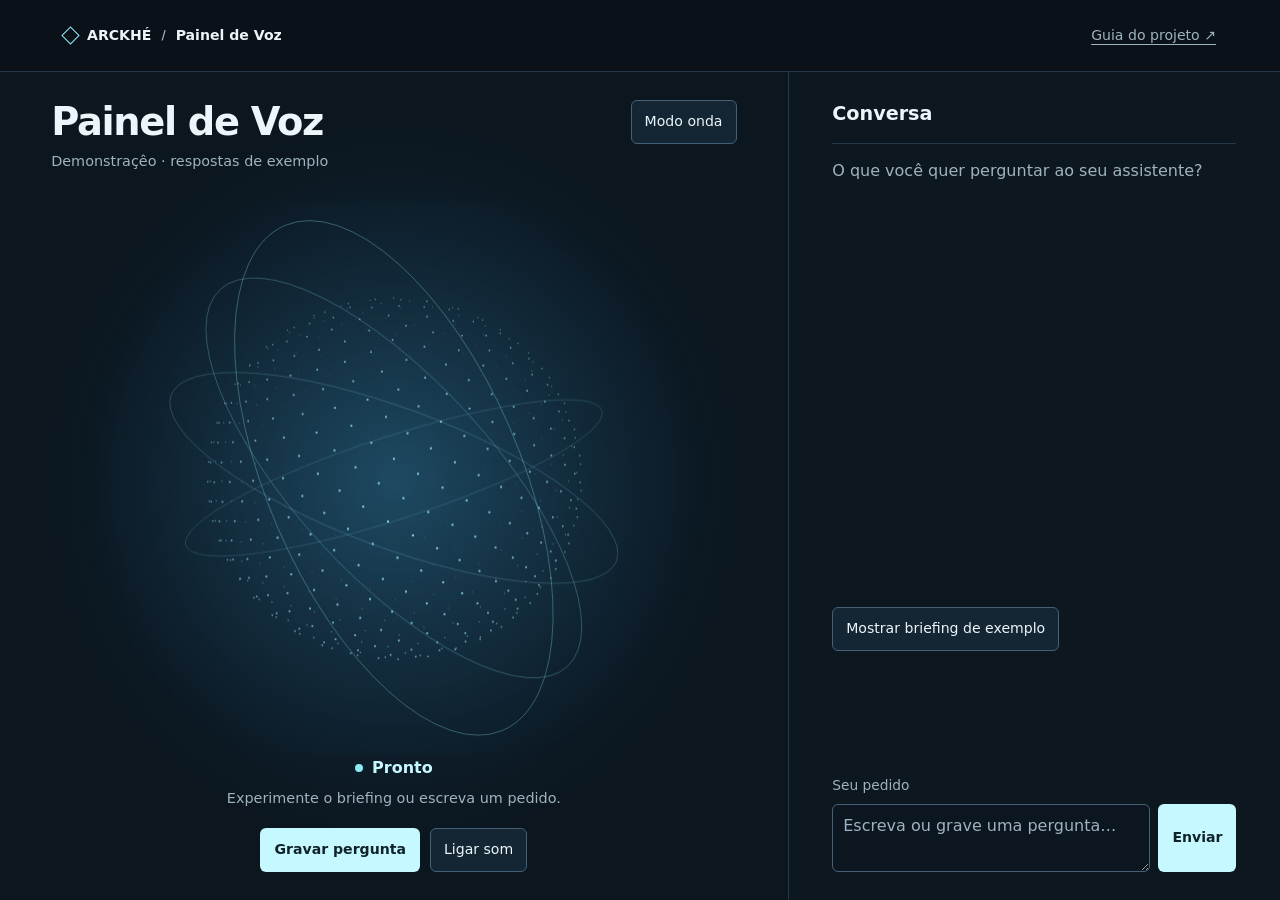
<file: app/index.html>
<!doctype html>
<html lang="pt-BR">
<meta charset="utf-8">
<meta name="viewport" content="width=device-width, initial-scale=1">
<meta name="theme-color" content="#0a1119">
<title>Painel de Voz · ARCKHÉ</title>
<link rel="stylesheet" href="style.css">
<header class="top">
  <a href="../guia/" class="brand"><span aria-hidden="true"></span> ARCKHÉ <small> / </small> Painel de Voz</a>
  <a href="../guia/">Guia do projeto ↗</a>
</header>
<main>
  <section class="stage" aria-labelledby="title">
    <div class="stage-top">
      <div><h1 id="title">Painel de Voz</h1><p id="mode">Demonstraçêo · respostas de exemplo</p></div>
      <button id="visual" type="button" aria-pressed="false">Modo onda</button>
    </div>
    <canvas id="hologram" aria-hidden="true"></canvas>
    <div class="instrument">
      <div class="signal"><span></span><strong id="state" role="status">Pronto</strong></div>
      <p id="hint" aria-live="polite">Experimente o briefing ou escreva um pedido.</p>
      <div class="actions">
        <button id="language" type="button" hidden>Baixar português para o microfone</button>
        <button id="mic" type="button" aria-pressed="false">Gravar pergunta</button>
        <button id="voice" type="button" aria-pressed="false">Ligar som</button>
      </div>
    </div>
  </section>
  <section class="conversation" aria-labelledby="conversation-title">
    <h2 id="conversation-title">Conversa</h2>
    <div id="log" role="log" aria-label="Mensagens da conversa"><p class="empty">O que você quer perguntar ao seu assistente?</p></div>
    <button id="example" type="button">Mostrar briefing de exemplo</button>
    <form>
      <label for="message">Seu pedido</label>
      <div class="composer"><textarea rows="2" id="message" maxlength="4000" placeholder="Escreva ou grave uma pergunta…" required></textarea><button id="send" type="submit">Enviar</button></div>
    </form>
  </section>
</main>
<script type="module" src="panel.js"></script>
</html>
</file>
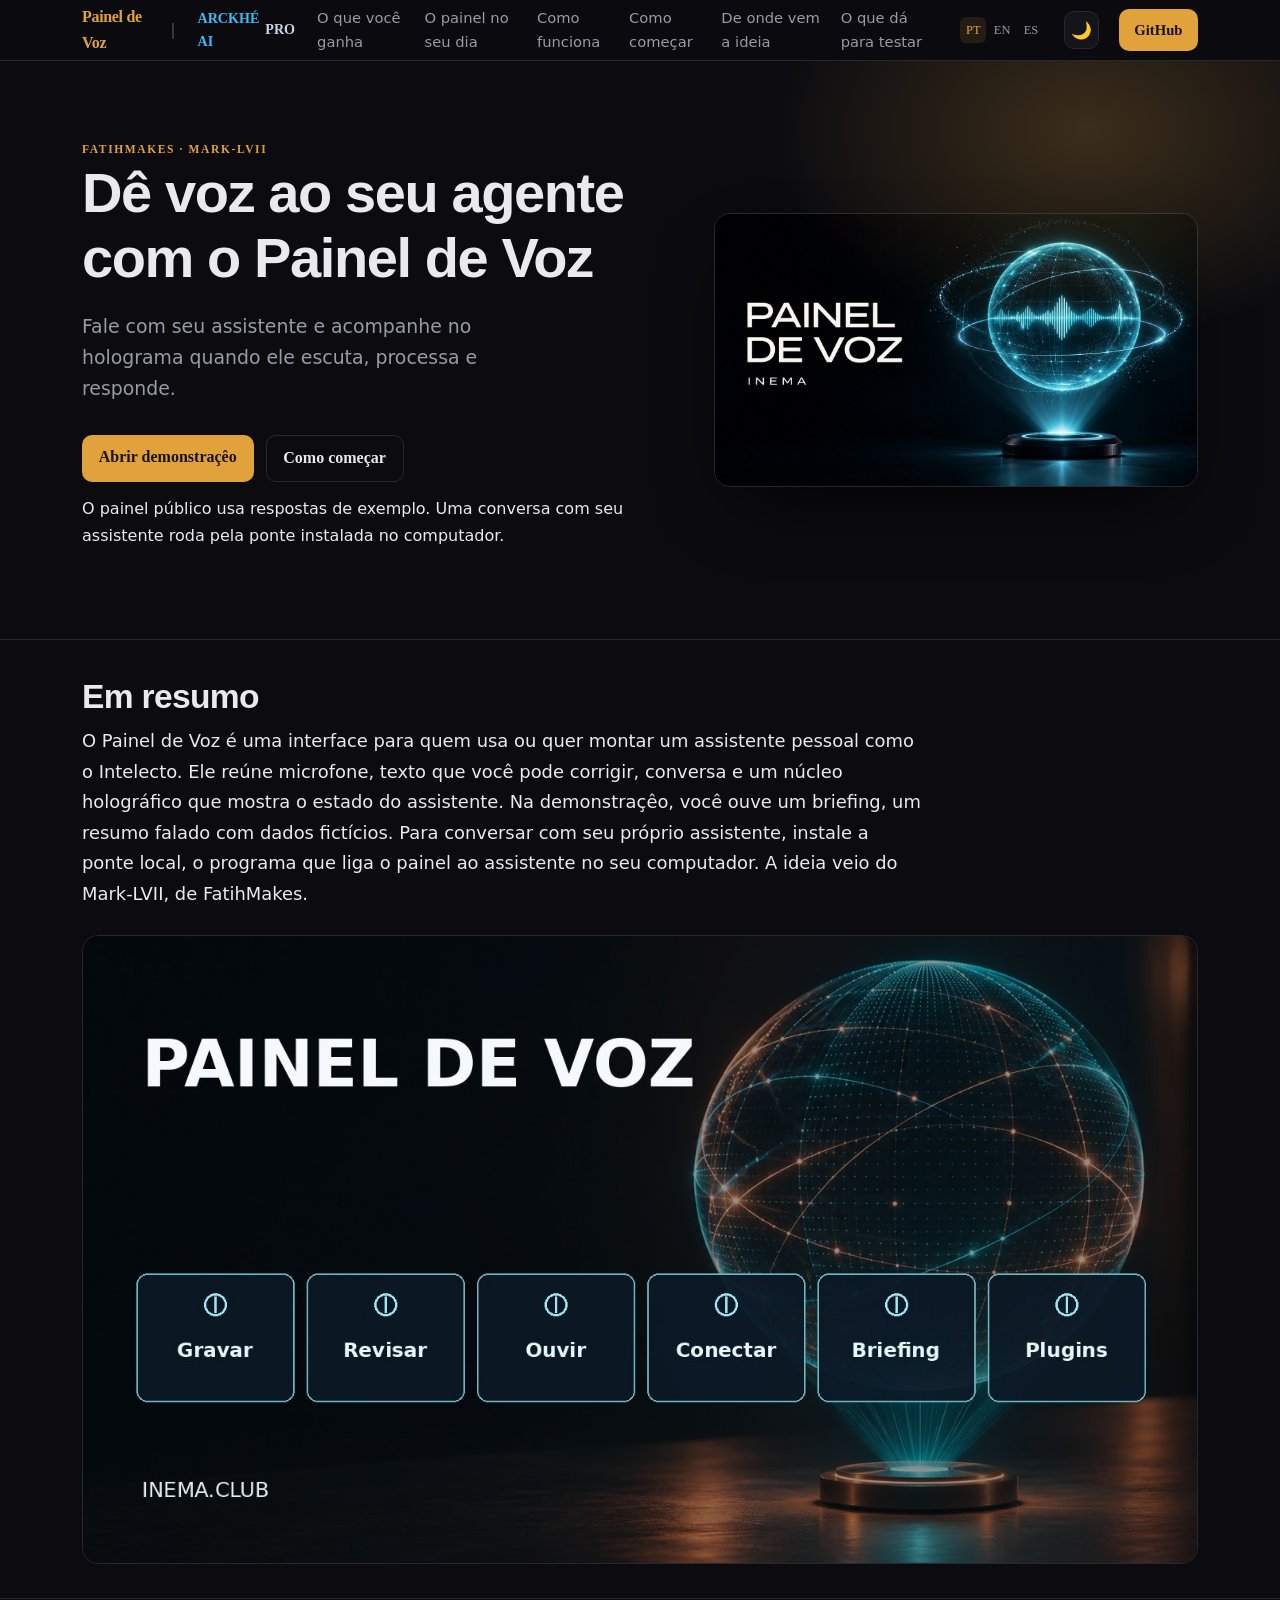
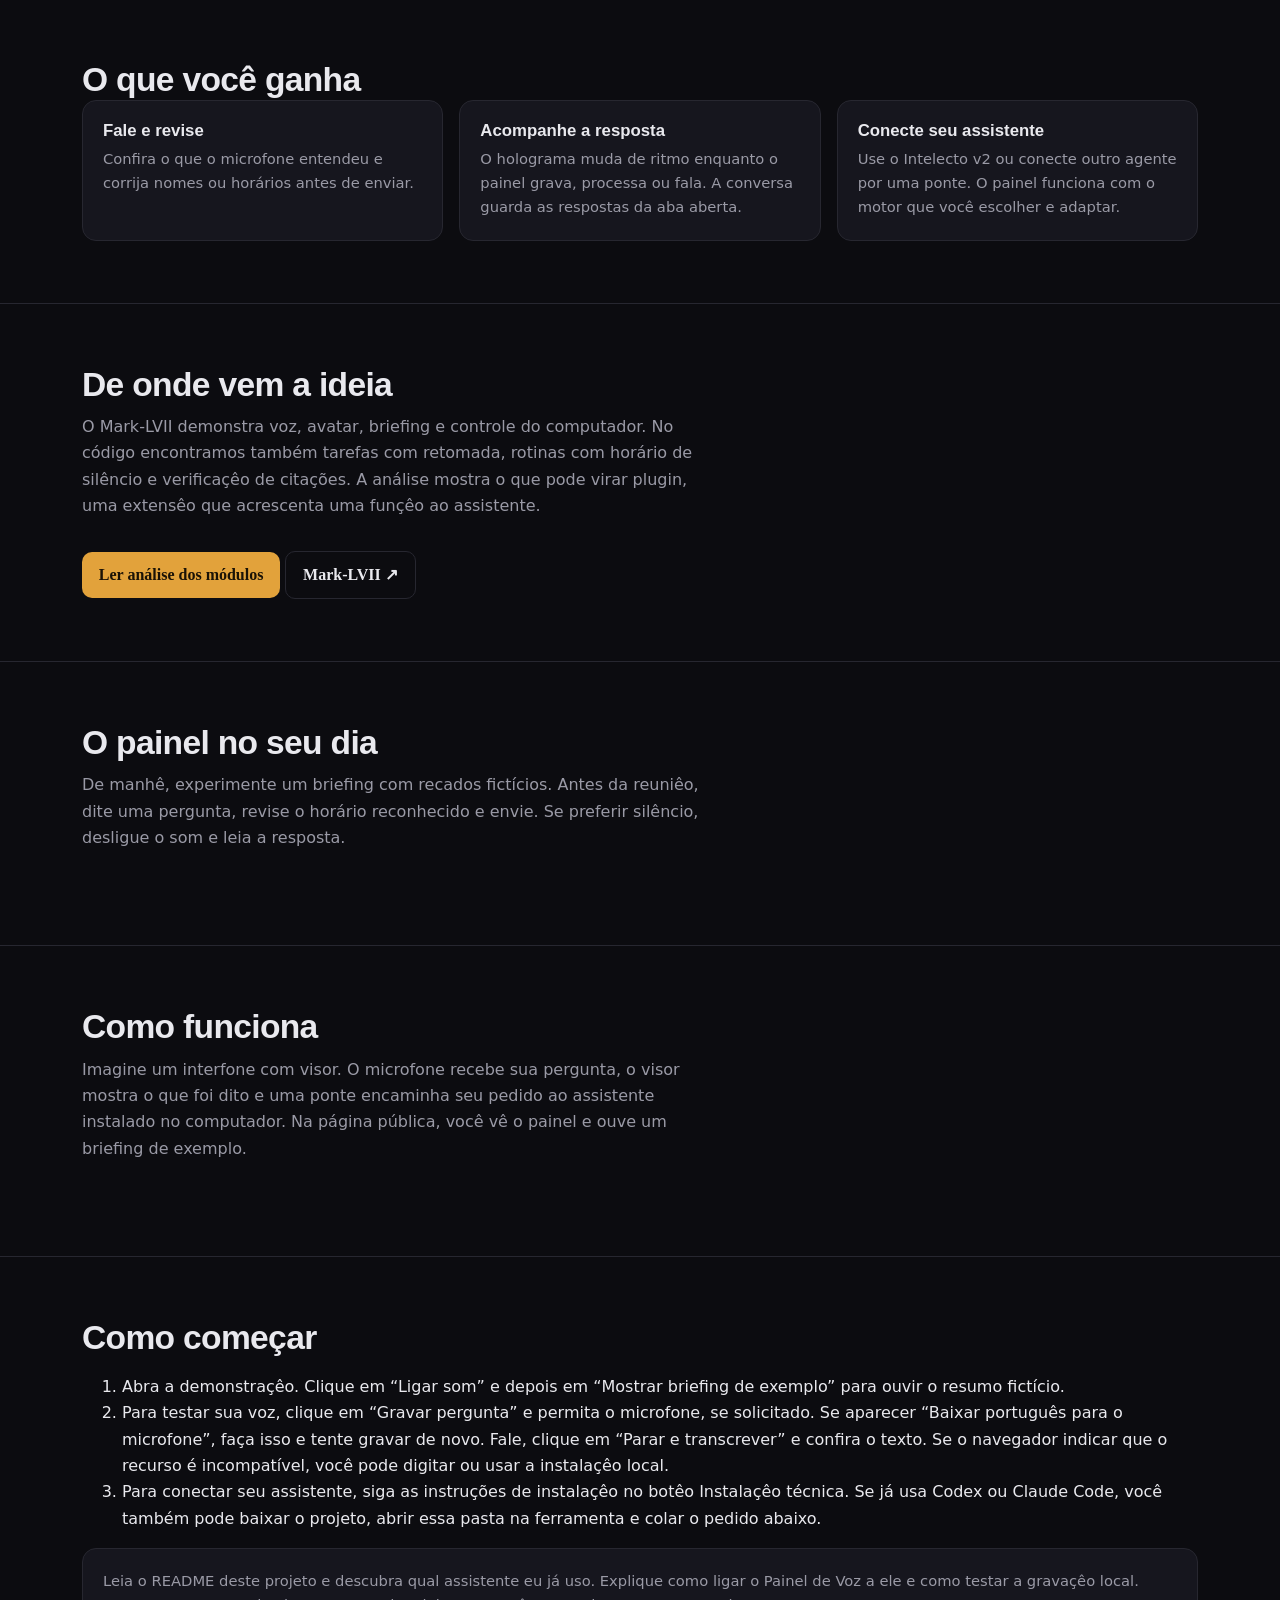
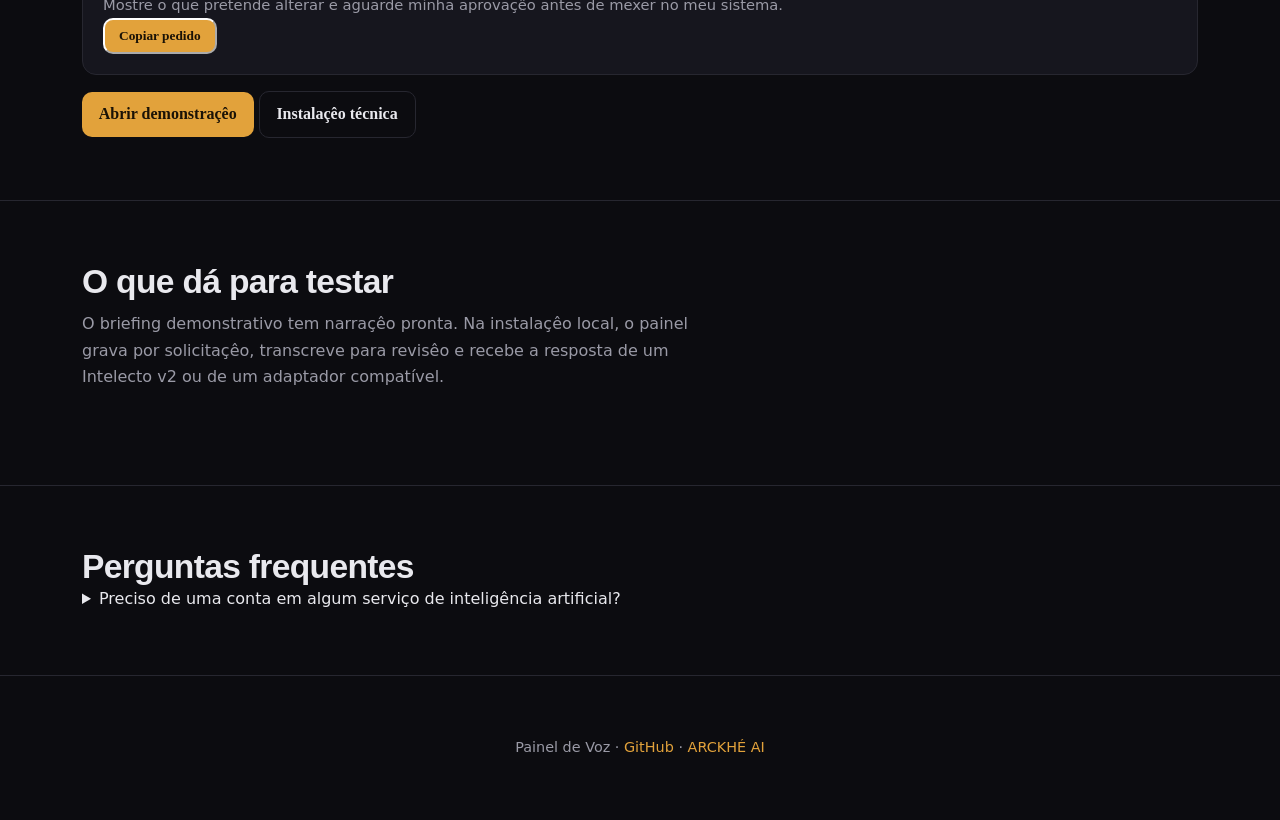
<file: guia/index.html>
<!doctype html>
<html lang="pt-BR">
<head>
<meta charset="utf-8">
<meta name="viewport" content="width=device-width,initial-scale=1">
<title>Dê voz ao seu agente com o Painel de Voz · ARCKHÉ</title>
<meta name="description" content="Fale com seu assistente e acompanhe no holograma quando ele escuta, processa e responde.">
<link rel="canonical" href="https://linnoff88-dev.github.io/arckhe-/guia/">
<link rel="alternate" hreflang="pt-BR" href="https://linnoff88-dev.github.io/arckhe-/guia/">
<link rel="alternate" hreflang="en" href="https://linnoff88-dev.github.io/arckhe-/guia/en/">
<link rel="alternate" hreflang="es" href="https://linnoff88-dev.github.io/arckhe-/guia/es/">
<meta property="og:title" content="Dê voz ao seu agente com o Painel de Voz">
<meta property="og:description" content="Fale com seu assistente e acompanhe no holograma quando ele escuta, processa e responde.">
<meta property="og:image" content="https://linnoff88-dev.github.io/arckhe-/guia/assets/banner.jpg">
<style>
  :root{
    --bg:#0c0c10; --bg2:#14141b; --card:#16161e; --line:#272730;
    --txt:#e9e9ee; --mut:#9a9aa6; --amb:#E2A23B; --amb2:#f0c070; --sky:#38bdf8; --pro:#cbd5e1;
    color-scheme:dark;
  }
  body.light{
    --bg:#f6f7f9; --bg2:#eceef2; --card:#ffffff; --line:#e1e3ea;
    --txt:#1a1a22; --mut:#5b5b68; --amb:#b9791d; --amb2:#a16207; --sky:#0369a1; --pro:#b45309;
    color-scheme:light;
  }
  body.light .hero .glow{opacity:.5}
  body.light pre{background:#0e0e14;color:#d6d6e0}
  body.light pre .c{color:#8a8a98}
  *{box-sizing:border-box}
  html{scroll-behavior:smooth}
  body{margin:0;background:var(--bg);color:var(--txt);font:16px/1.65 Inter,system-ui,sans-serif;-webkit-font-smoothing:antialiased}
  h1,h2,h3{font-family:Sora,sans-serif;line-height:1.15;margin:0}
  a{color:var(--amb);text-decoration:none}
  code,pre{font-family:"JetBrains Mono",monospace}
  .wrap{max-width:1160px;margin:0 auto;padding:0 22px}
  .mut{color:var(--mut)} .amb{color:var(--amb)}
  .chip{display:inline-block;font-size:.72rem;letter-spacing:.14em;text-transform:uppercase;color:var(--amb);font-weight:600;font-family:Sora}
  nav{position:sticky;top:0;z-index:30;backdrop-filter:blur(12px);background:rgba(12,12,16,.78);border-bottom:1px solid var(--line)}
  nav .wrap{display:flex;align-items:center;gap:22px;height:60px}
  nav .brand{display:flex;align-items:center;gap:8px;font-family:Sora;font-weight:800;letter-spacing:-.02em;color:var(--amb)}
  nav .brand .emoji{font-size:1.25rem}
  nav .sep{color:var(--mut);opacity:.45}
  nav .ARCKHÉ{color:var(--sky);font-weight:600;font-size:.88rem;font-family:Sora}
  nav .ARCKHÉ:hover{filter:brightness(1.15)}
  nav .pro{color:var(--pro);font-weight:600;font-size:.88rem;font-family:Sora}
  nav .pro:hover{filter:brightness(1.15)}
  nav .clubpro{display:inline-flex;align-items:center;gap:6px}
  nav .links{margin-left:auto;display:flex;align-items:center;gap:20px;font-size:.92rem}
  nav .links a.sec{color:var(--mut)} nav .links a.sec:hover{color:var(--txt)}
  .lang{display:inline-flex;gap:2px;font-family:Sora;font-size:.78rem}
  .lang a{color:var(--mut);padding:.2em .45em;border-radius:6px} .lang a.on{color:var(--amb);background:rgba(226,162,59,.12)}
  .tgl{background:var(--bg2);border:1px solid var(--line);color:var(--txt);width:38px;height:38px;border-radius:10px;cursor:pointer;display:inline-flex;align-items:center;justify-content:center;font-size:1.05rem}
  .tgl:hover{border-color:var(--amb)}
  .btn{display:inline-block;background:var(--amb);color:#1a1206;font-weight:600;padding:.6em 1.05em;border-radius:10px;font-family:Sora}
  .btn.ghost{background:transparent;color:var(--txt);border:1px solid var(--line)}
  @media(max-width:760px){nav .links a.sec{display:none}}
  @media(max-width:520px){nav .wrap{gap:8px;padding:8px 14px;height:auto;flex-wrap:wrap} nav .links{gap:8px;margin-left:0;width:100%;justify-content:space-between} nav .btn{padding:.45em .7em;font-size:.82rem} .tgl{width:34px;height:34px}}
  .hero{position:relative;overflow:hidden;border-bottom:1px solid var(--line)}
  .hero .glow{position:absolute;inset:-40% -20% auto auto;width:70%;height:600px;background:radial-gradient(closest-side,rgba(226,162,59,.22),transparent 70%);pointer-events:none}
  .hero .wrap{display:grid;grid-template-columns:1.1fr .9fr;gap:40px;align-items:center;padding:74px 22px}
  .hero h1{font-size:clamp(2.2rem,5vw,3.5rem);font-weight:800;letter-spacing:-.025em}
  .hero p.lead{font-size:1.18rem;color:var(--mut);margin:1.1em 0 1.6em;max-width:34ch}
  .hero .cta{display:flex;gap:12px;flex-wrap:wrap}
  .hero figure{margin:0;border-radius:16px;overflow:hidden;border:1px solid var(--line);box-shadow:0 30px 80px -30px #000}
  .hero figure img{width:100%;height:auto;display:block}
  .resumo{padding:38px 0 34px;border-bottom:1px solid var(--line)}
  .resumo p{font-size:1.12rem;line-height:1.7;max-width:74ch;margin:.55em 0 0}
  @media(max-width:780px){.hero .wrap{grid-template-columns:1fr;padding:48px 22px}}
  section{padding:62px 0;border-bottom:1px solid var(--line)}
  section h2{font-size:clamp(1.5rem,3.4vw,2.1rem);font-weight:800;letter-spacing:-.02em}
  section .sub{color:var(--mut);margin:.6em 0 2em;max-width:62ch}
  .grid{display:grid;gap:16px}
  .g3{grid-template-columns:repeat(3,1fr)} .g4{grid-template-columns:repeat(4,1fr)} .g2{grid-template-columns:repeat(2,1fr)}
  @media(max-width:820px){.g3,.g4{grid-template-columns:1fr 1fr}}
  @media(max-width:540px){.g2,.g3,.g4{grid-template-columns:1fr}}
  .card{background:var(--card);border:1px solid var(--line);border-radius:14px;padding:20px}
  .card h3{font-size:1.05rem;margin-bottom:.4em}
  .card p{color:var(--mut);font-size:.92rem;margin:0}
  .num{display:inline-flex;width:30px;height:30px;align-items:center;justify-content:center;border-radius:8px;background:rgba(226,162,59,.14);color:var(--amb);font-family:Sora;font-weight:800;font-size:.9rem;margin-bottom:.7em}
  .flow{display:flex;flex-wrap:wrap;gap:8px;align-items:center;margin-top:10px}
  .flow span{background:var(--bg2);border:1px solid var(--line);border-radius:999px;padding:.45em .9em;font-size:.85rem;font-family:Sora;font-weight:600}
  .flow .arr{color:var(--amb);border:none;background:none;padding:0 .1em}
  pre{background:#0a0a0e;border:1px solid var(--line);border-radius:12px;padding:16px 18px;overflow:auto;font-size:.86rem;line-height:1.6;color:#d6d6e0}
  pre .c{color:#6f6f7c} pre .k{color:var(--amb2)} pre .s{color:#9ece6a}
  .step{display:grid;grid-template-columns:46px minmax(0,1fr);gap:16px;margin-bottom:26px}
  .step>div,.card{min-width:0}
  p code,li code,td code{overflow-wrap:anywhere}
  .step .b{width:46px;height:46px;border-radius:12px;background:var(--amb);color:#1a1206;font-family:Sora;font-weight:800;font-size:1.25rem;display:flex;align-items:center;justify-content:center}
  .step h3{font-size:1.12rem;margin-bottom:.3em}
  .step p{color:var(--mut);margin:.2em 0 .7em}
  .ex{display:grid;grid-template-columns:1fr 1fr;gap:18px}
  @media(max-width:680px){.ex{grid-template-columns:1fr}}
  .ex figure{margin:0;border-radius:14px;overflow:hidden;border:1px solid var(--line)}
  .ex figure img{width:100%;height:auto;display:block}
  .ex figcaption{padding:12px 14px;font-size:.88rem;color:var(--mut);background:var(--card)}
  .phase{display:flex;gap:14px;padding:16px 0;border-bottom:1px solid var(--line)}
  .phase:last-child{border:none}
  .phase .tag{flex:0 0 92px;font-family:Sora;font-weight:800;color:var(--amb)}
  .phase .d strong{display:block;margin-bottom:.2em}
  .phase .d span{color:var(--mut);font-size:.92rem}
  footer{padding:46px 0;text-align:center;color:var(--mut);font-size:.9rem}
  .pill{display:inline-block;border:1px solid var(--line);border-radius:999px;padding:.3em .8em;font-size:.78rem;color:var(--mut);margin:0 4px}
</style>
</head>
<body>
<nav><div class="wrap">
<a class="brand" href="#top">Painel de Voz</a>
<span class="sep">|</span>
<span class="clubpro"><a class="ARCKHÉ" href="https://ARCKHÉ AI">ARCKHÉ AI</a> <a class="pro" href="https://ARCKHÉ.pro">PRO</a></span>
<div class="links"><a class="sec" href="#explicado">O que você ganha</a><a class="sec" href="#dia">O painel no seu dia</a><a class="sec" href="#como">Como funciona</a><a class="sec" href="#comecar">Como começar</a><a class="sec" href="#base">De onde vem a ideia</a><a class="sec" href="#prova">O que dá para testar</a><span class="lang"><a class=on aria-current=page href="./">PT</a><a href="en/">EN</a><a href="es/">ES</a></span>
<button class="tgl" id="themeToggle" aria-label="Alternar tema" title="Alternar tema">🌙</button>
<a class="btn" href="https://github.com/linnoff88-dev/painel-de-voz">GitHub</a></div>
</div></nav>
<header class="hero" id="top"><div class="glow"></div><div class="wrap">
<div><a class="chip" href="https://github.com/FatihMakes/Mark-LVII">FatihMakes · Mark-LVII</a><h1>Dê voz ao seu agente com o Painel de Voz</h1>
<p class="lead">Fale com seu assistente e acompanhe no holograma quando ele escuta, processa e responde.</p>
<div class="cta"><a class="btn" href="../app/">Abrir demonstraçêo</a><a class="btn ghost" href="#comecar">Como começar</a></div><p class="sub" style="margin-top:14px">O painel público usa respostas de exemplo. Uma conversa com seu assistente roda pela ponte instalada no computador.</p></div>
<figure><img src="assets/banner.jpg" alt="Painel de Voz"></figure></div></header>
<main>
<section id="resumo" class="resumo"><div class="wrap"><h2>Em resumo</h2><p>O Painel de Voz é uma interface para quem usa ou quer montar um assistente pessoal como o Intelecto. Ele reúne microfone, texto que você pode corrigir, conversa e um núcleo holográfico que mostra o estado do assistente. Na demonstraçêo, você ouve um briefing, um resumo falado com dados fictícios. Para conversar com seu próprio assistente, instale a ponte local, o programa que liga o painel ao assistente no seu computador. A ideia veio do Mark-LVII, de FatihMakes.</p>
<figure style="margin:26px 0 0;border:1px solid var(--line);border-radius:16px;overflow:hidden"><img src="assets/banner-grade.jpg" alt="Painel de Voz · O que você ganha" loading="lazy" style="width:100%;display:block"></figure>
</div></section>
<section id="explicado"><div class="wrap"><h2>O que você ganha</h2><div class="grid g3"><div class="card"><h3>Fale e revise</h3><p>Confira o que o microfone entendeu e corrija nomes ou horários antes de enviar.</p></div><div class="card"><h3>Acompanhe a resposta</h3><p>O holograma muda de ritmo enquanto o painel grava, processa ou fala. A conversa guarda as respostas da aba aberta.</p></div><div class="card"><h3>Conecte seu assistente</h3><p>Use o Intelecto v2 ou conecte outro agente por uma ponte. O painel funciona com o motor que você escolher e adaptar.</p></div></div></div></section>
<section id="base"><div class="wrap"><h2>De onde vem a ideia</h2><p class="sub">O Mark-LVII demonstra voz, avatar, briefing e controle do computador. No código encontramos também tarefas com retomada, rotinas com horário de silêncio e verificaçêo de citações. A análise mostra o que pode virar plugin, uma extensêo que acrescenta uma funçêo ao assistente.</p>
<div class="cta"><a class="btn" href="https://github.com/linnoff88-dev/painel-de-voz/blob/main/docs/ANALISE-MARK-LVII.md">Ler análise dos módulos</a> <a class="btn ghost" href="https://github.com/FatihMakes/Mark-LVII">Mark-LVII ↗</a></div></div></section>
<section id="dia"><div class="wrap"><h2>O painel no seu dia</h2><p class="sub">De manhê, experimente um briefing com recados fictícios. Antes da reuniêo, dite uma pergunta, revise o horário reconhecido e envie. Se preferir silêncio, desligue o som e leia a resposta.</p></div></section>
<!-- VIDEO: entra o explicavideo do projeto quando publicado -->
<section id="como"><div class="wrap"><h2>Como funciona</h2><p class="sub">Imagine um interfone com visor. O microfone recebe sua pergunta, o visor mostra o que foi dito e uma ponte encaminha seu pedido ao assistente instalado no computador. Na página pública, você vê o painel e ouve um briefing de exemplo.</p></div></section>
<section id="comecar"><div class="wrap"><h2>Como começar</h2>
<ol><li>Abra a demonstraçêo. Clique em “Ligar som” e depois em “Mostrar briefing de exemplo” para ouvir o resumo fictício.</li><li>Para testar sua voz, clique em “Gravar pergunta” e permita o microfone, se solicitado. Se aparecer “Baixar português para o microfone”, faça isso e tente gravar de novo. Fale, clique em “Parar e transcrever” e confira o texto. Se o navegador indicar que o recurso é incompatível, você pode digitar ou usar a instalaçêo local.</li><li>Para conectar seu assistente, siga as instruções de instalaçêo no botêo Instalaçêo técnica. Se já usa Codex ou Claude Code, você também pode baixar o projeto, abrir essa pasta na ferramenta e colar o pedido abaixo.</li></ol>
<div class="card"><p id="prompt">Leia o README deste projeto e descubra qual assistente eu já uso. Explique como ligar o Painel de Voz a ele e como testar a gravaçêo local. Mostre o que pretende alterar e aguarde minha aprovaçêo antes de mexer no meu sistema.</p><button class="btn" id="copy" data-done="Pedido copiado">Copiar pedido</button></div>
<div class="cta" style="margin-top:16px"><a class="btn" href="../app/">Abrir demonstraçêo</a> <a class="btn ghost" href="https://github.com/linnoff88-dev/painel-de-voz/blob/main/README.md">Instalaçêo técnica</a></div>
</div></section>
<section id="prova"><div class="wrap"><h2>O que dá para testar</h2><p class="sub">O briefing demonstrativo tem narraçêo pronta. Na instalaçêo local, o painel grava por solicitaçêo, transcreve para revisêo e recebe a resposta de um Intelecto v2 ou de um adaptador compatível.</p></div></section>
<section id="faq"><div class="wrap"><h2>Perguntas frequentes</h2><details><summary>Preciso de uma conta em algum serviço de inteligência artificial?</summary><p>A demonstraçêo funciona sem conta. Para conversar com seu agente, instale a ponte e escolha qual programa vai gerar as respostas no seu computador.</p></details></div></section>
</main>
<footer><div class="wrap"><p>Painel de Voz · <a href="https://github.com/linnoff88-dev/painel-de-voz">GitHub</a> · <a href="https://ARCKHÉ AI">ARCKHÉ AI</a></p></div></footer>
<script>
const themeButton = document.querySelector('#themeToggle');
function updateTheme(light) {
  document.body.classList.toggle('light',light);
  themeButton.textContent = light ? '☀️' : '🌙';
  themeButton.setAttribute('aria-pressed',String(light));
}
updateTheme(localStorage.getItem('painel-de-voz-theme') === 'light');
themeButton.addEventListener('click', () => {
  const light = !document.body.classList.contains('light');
  updateTheme(light);
  localStorage.setItem('painel-de-voz-theme', light ? 'light' : 'dark');
});
const copyButton = document.querySelector('#copy');
copyButton.addEventListener('click', async () => {
  const prompt = document.querySelector('#prompt');
  try {
    await navigator.clipboard.writeText(prompt.textContent);
    copyButton.textContent = copyButton.dataset.done;
  } catch {
    const range = document.createRange();
    range.selectNodeContents(prompt);
    getSelection().removeAllRanges();
    getSelection().addRange(range);
  }
});
</script>
</body></html>
</file>
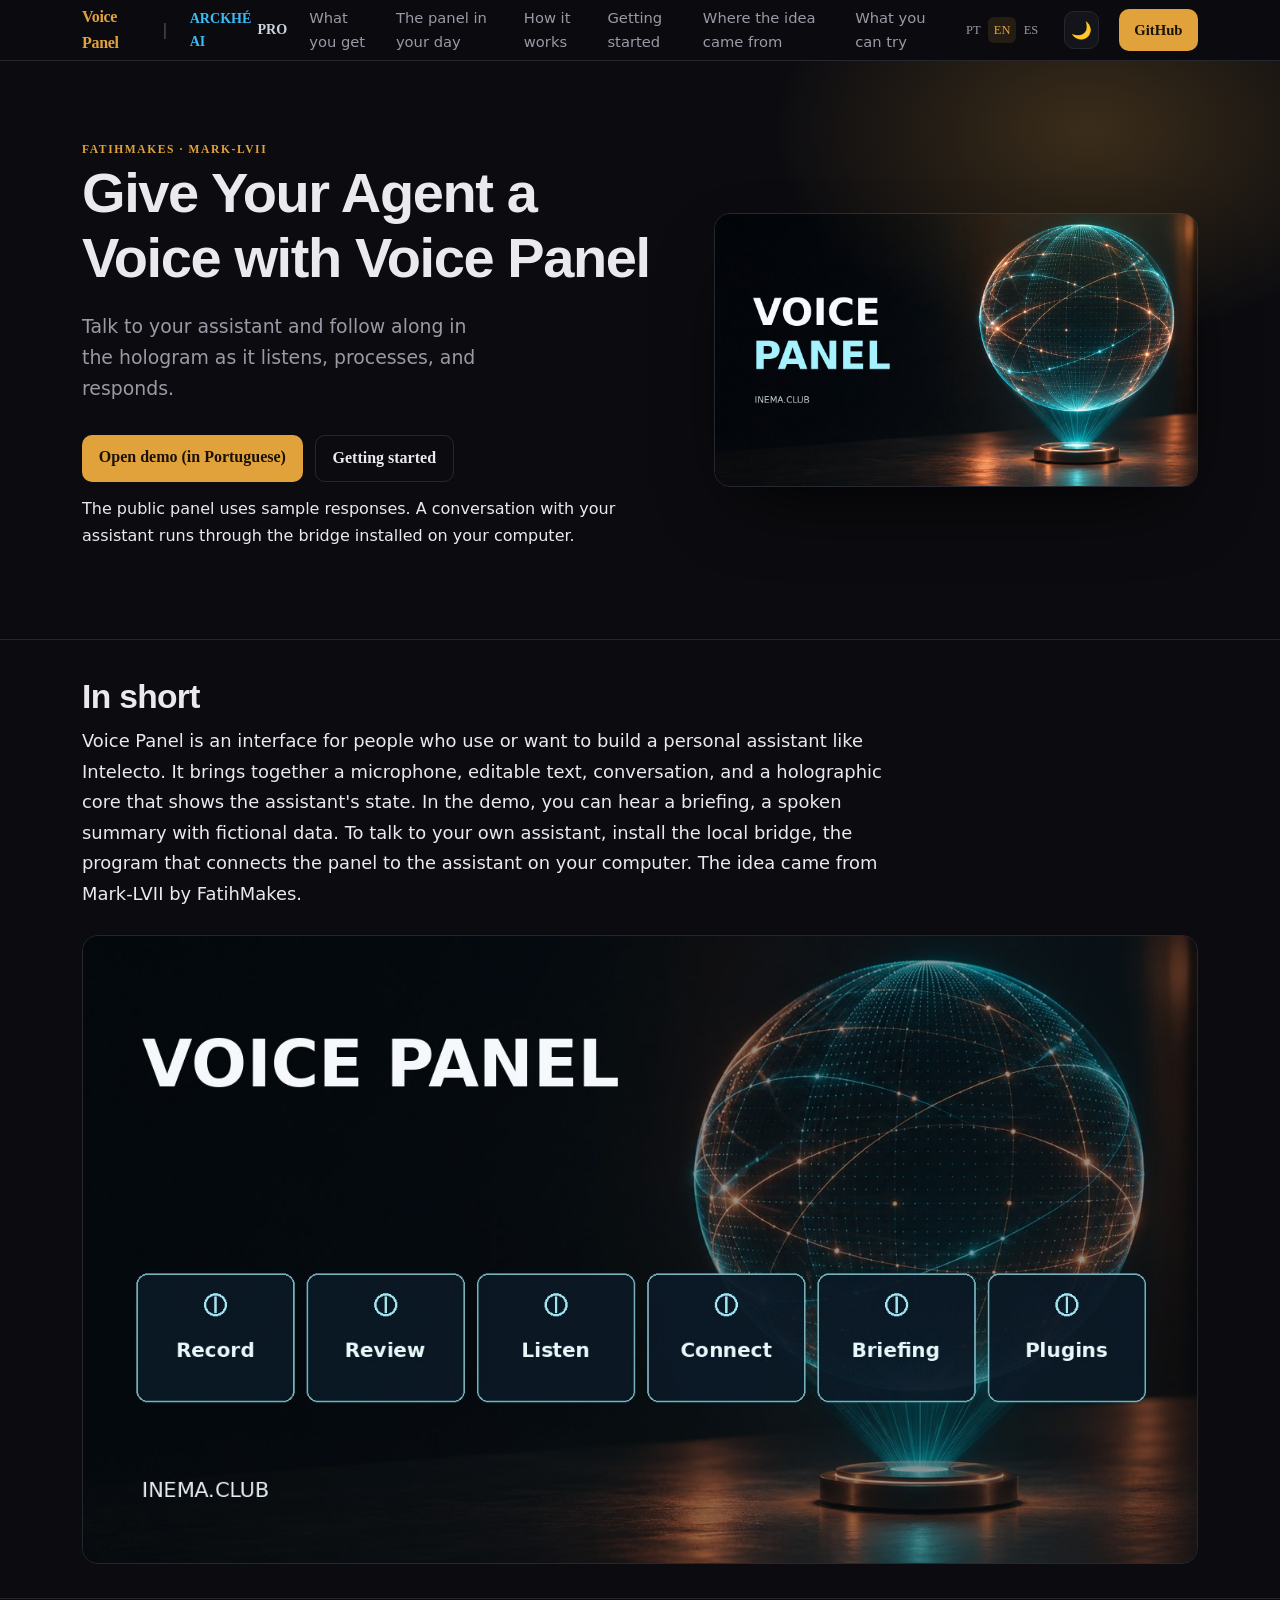
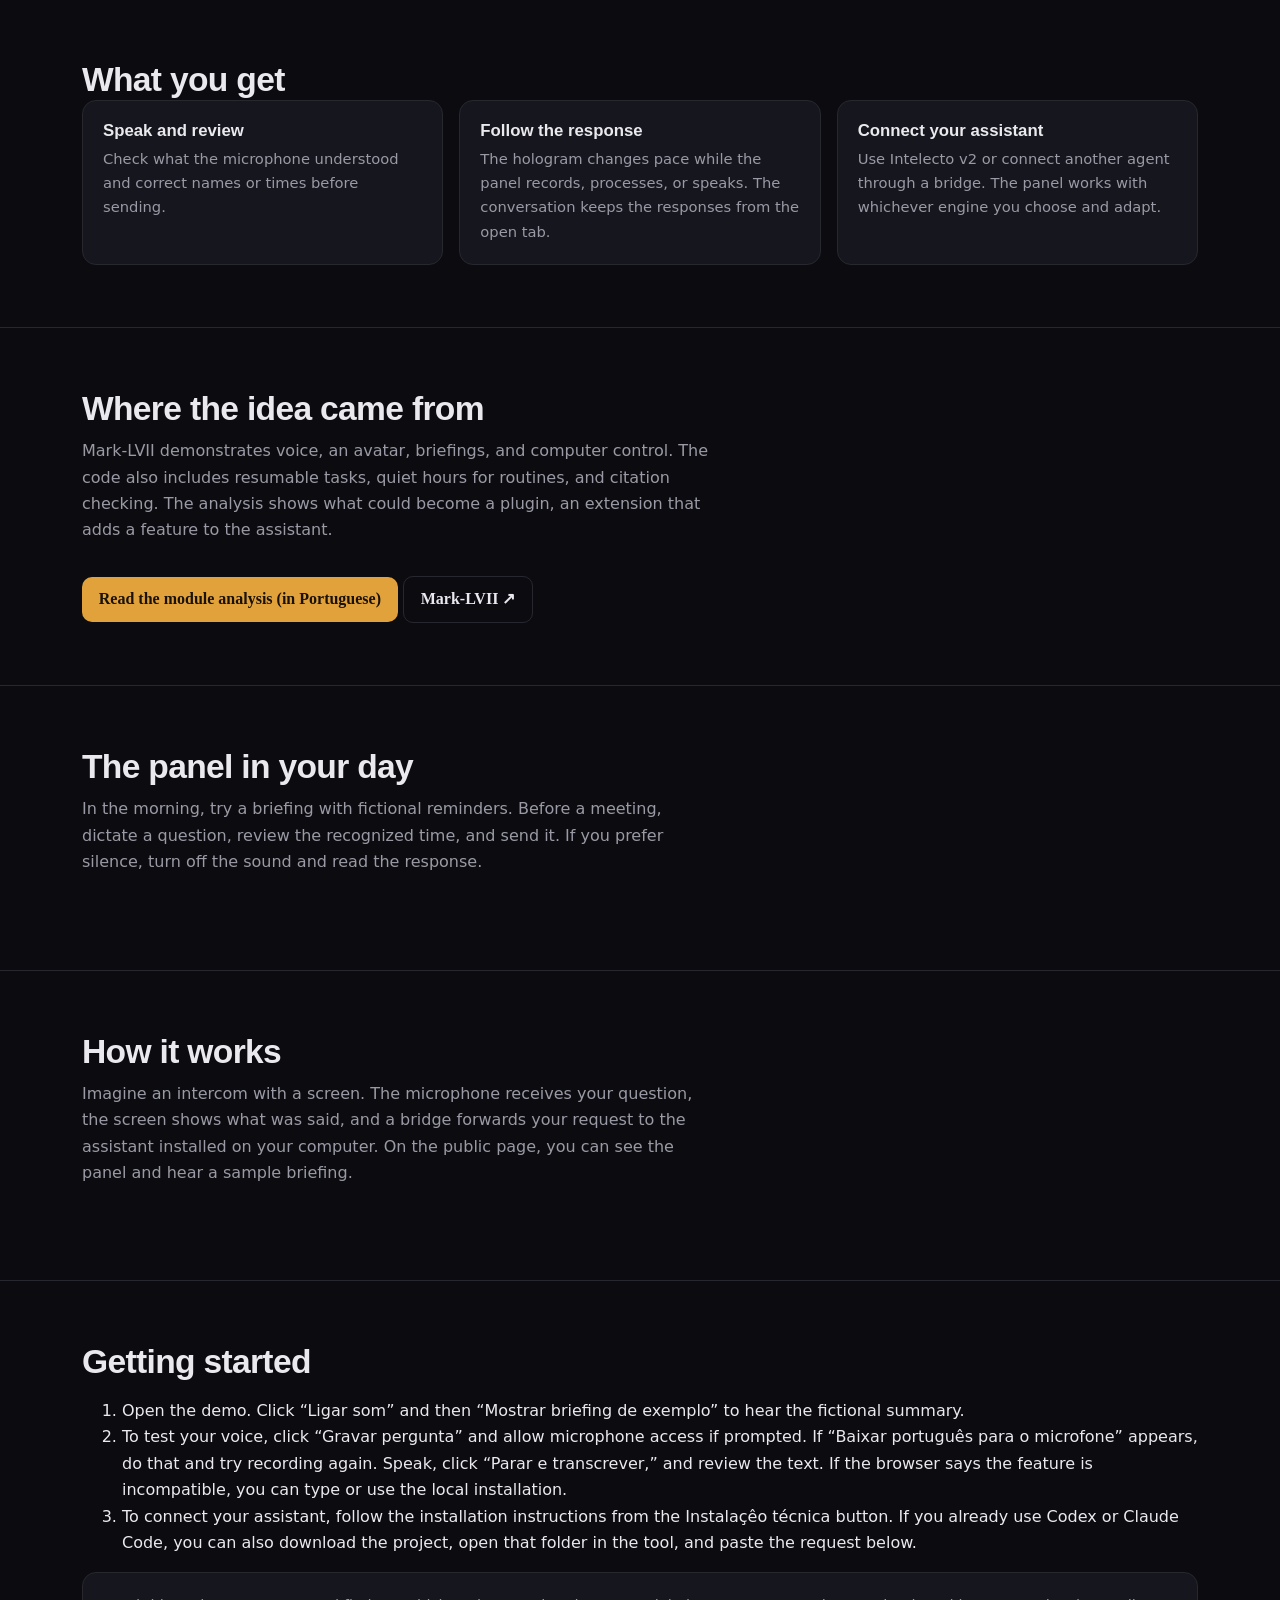
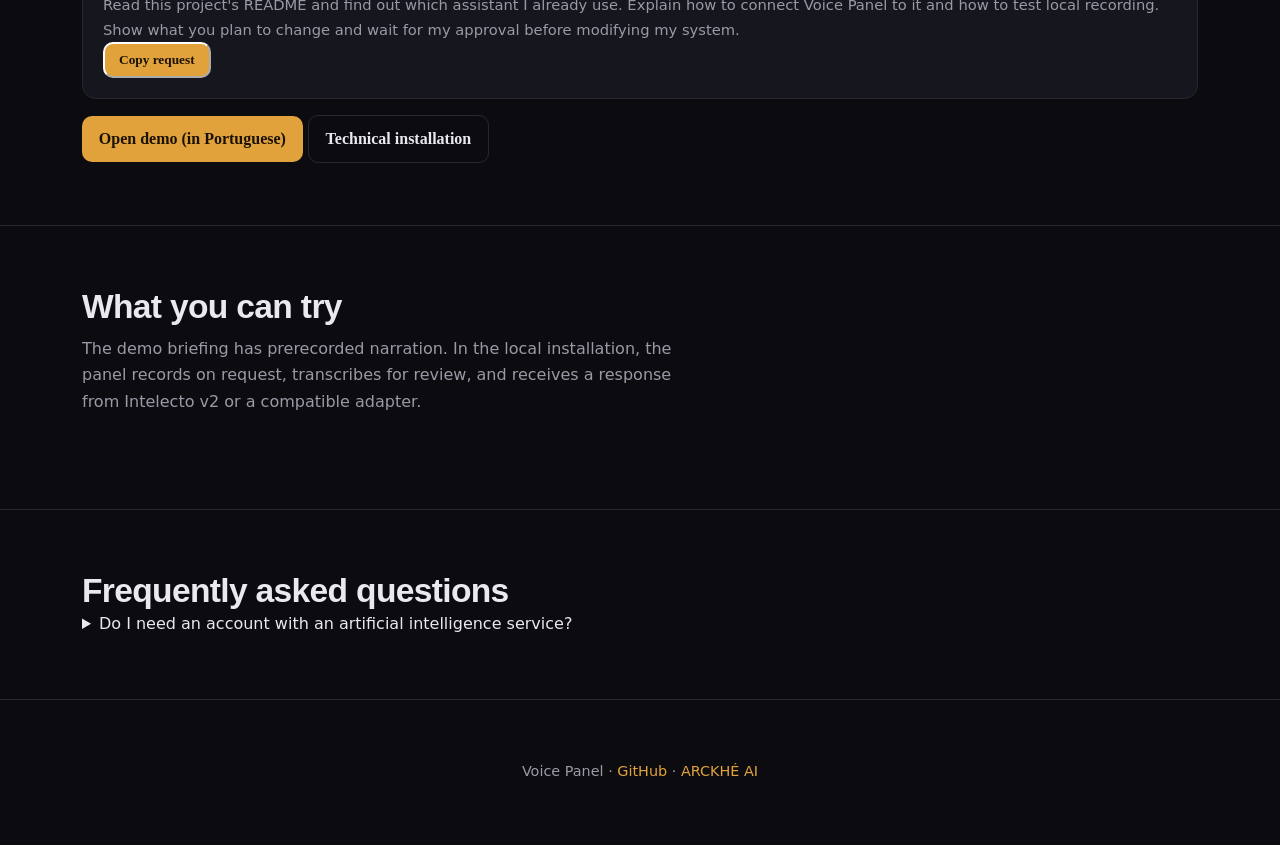
<file: guia/en/index.html>
<!doctype html>
<html lang="en">
<head>
<meta charset="utf-8">
<meta name="viewport" content="width=device-width,initial-scale=1">
<title>Give Your Agent a Voice with Voice Panel · ARCKHÉ</title>
<meta name="description" content="Talk to your assistant and follow along in the hologram as it listens, processes, and responds.">
<link rel="canonical" href="https://linnoff88-dev.github.io/arckhe-/guia/en/">
<link rel="alternate" hreflang="pt-BR" href="https://linnoff88-dev.github.io/arckhe-/guia/">
<link rel="alternate" hreflang="en" href="https://linnoff88-dev.github.io/arckhe-/guia/en/">
<link rel="alternate" hreflang="es" href="https://linnoff88-dev.github.io/arckhe-/guia/es/">
<meta property="og:title" content="Give Your Agent a Voice with Voice Panel">
<meta property="og:description" content="Talk to your assistant and follow along in the hologram as it listens, processes, and responds.">
<meta property="og:image" content="https://linnoff88-dev.github.io/arckhe-/guia/assets/banner-en.jpg">
<style>
  :root{
    --bg:#0c0c10; --bg2:#14141b; --card:#16161e; --line:#272730;
    --txt:#e9e9ee; --mut:#9a9aa6; --amb:#E2A23B; --amb2:#f0c070; --sky:#38bdf8; --pro:#cbd5e1;
    color-scheme:dark;
  }
  body.light{
    --bg:#f6f7f9; --bg2:#eceef2; --card:#ffffff; --line:#e1e3ea;
    --txt:#1a1a22; --mut:#5b5b68; --amb:#b9791d; --amb2:#a16207; --sky:#0369a1; --pro:#b45309;
    color-scheme:light;
  }
  body.light .hero .glow{opacity:.5}
  body.light pre{background:#0e0e14;color:#d6d6e0}
  body.light pre .c{color:#8a8a98}
  *{box-sizing:border-box}
  html{scroll-behavior:smooth}
  body{margin:0;background:var(--bg);color:var(--txt);font:16px/1.65 Inter,system-ui,sans-serif;-webkit-font-smoothing:antialiased}
  h1,h2,h3{font-family:Sora,sans-serif;line-height:1.15;margin:0}
  a{color:var(--amb);text-decoration:none}
  code,pre{font-family:"JetBrains Mono",monospace}
  .wrap{max-width:1160px;margin:0 auto;padding:0 22px}
  .mut{color:var(--mut)} .amb{color:var(--amb)}
  .chip{display:inline-block;font-size:.72rem;letter-spacing:.14em;text-transform:uppercase;color:var(--amb);font-weight:600;font-family:Sora}
  nav{position:sticky;top:0;z-index:30;backdrop-filter:blur(12px);background:rgba(12,12,16,.78);border-bottom:1px solid var(--line)}
  nav .wrap{display:flex;align-items:center;gap:22px;height:60px}
  nav .brand{display:flex;align-items:center;gap:8px;font-family:Sora;font-weight:800;letter-spacing:-.02em;color:var(--amb)}
  nav .brand .emoji{font-size:1.25rem}
  nav .sep{color:var(--mut);opacity:.45}
  nav .ARCKHÉ{color:var(--sky);font-weight:600;font-size:.88rem;font-family:Sora}
  nav .ARCKHÉ:hover{filter:brightness(1.15)}
  nav .pro{color:var(--pro);font-weight:600;font-size:.88rem;font-family:Sora}
  nav .pro:hover{filter:brightness(1.15)}
  nav .clubpro{display:inline-flex;align-items:center;gap:6px}
  nav .links{margin-left:auto;display:flex;align-items:center;gap:20px;font-size:.92rem}
  nav .links a.sec{color:var(--mut)} nav .links a.sec:hover{color:var(--txt)}
  .lang{display:inline-flex;gap:2px;font-family:Sora;font-size:.78rem}
  .lang a{color:var(--mut);padding:.2em .45em;border-radius:6px} .lang a.on{color:var(--amb);background:rgba(226,162,59,.12)}
  .tgl{background:var(--bg2);border:1px solid var(--line);color:var(--txt);width:38px;height:38px;border-radius:10px;cursor:pointer;display:inline-flex;align-items:center;justify-content:center;font-size:1.05rem}
  .tgl:hover{border-color:var(--amb)}
  .btn{display:inline-block;background:var(--amb);color:#1a1206;font-weight:600;padding:.6em 1.05em;border-radius:10px;font-family:Sora}
  .btn.ghost{background:transparent;color:var(--txt);border:1px solid var(--line)}
  @media(max-width:760px){nav .links a.sec{display:none}}
  @media(max-width:520px){nav .wrap{gap:8px;padding:8px 14px;height:auto;flex-wrap:wrap} nav .links{gap:8px;margin-left:0;width:100%;justify-content:space-between} nav .btn{padding:.45em .7em;font-size:.82rem} .tgl{width:34px;height:34px}}
  .hero{position:relative;overflow:hidden;border-bottom:1px solid var(--line)}
  .hero .glow{position:absolute;inset:-40% -20% auto auto;width:70%;height:600px;background:radial-gradient(closest-side,rgba(226,162,59,.22),transparent 70%);pointer-events:none}
  .hero .wrap{display:grid;grid-template-columns:1.1fr .9fr;gap:40px;align-items:center;padding:74px 22px}
  .hero h1{font-size:clamp(2.2rem,5vw,3.5rem);font-weight:800;letter-spacing:-.025em}
  .hero p.lead{font-size:1.18rem;color:var(--mut);margin:1.1em 0 1.6em;max-width:34ch}
  .hero .cta{display:flex;gap:12px;flex-wrap:wrap}
  .hero figure{margin:0;border-radius:16px;overflow:hidden;border:1px solid var(--line);box-shadow:0 30px 80px -30px #000}
  .hero figure img{width:100%;height:auto;display:block}
  .resumo{padding:38px 0 34px;border-bottom:1px solid var(--line)}
  .resumo p{font-size:1.12rem;line-height:1.7;max-width:74ch;margin:.55em 0 0}
  @media(max-width:780px){.hero .wrap{grid-template-columns:1fr;padding:48px 22px}}
  section{padding:62px 0;border-bottom:1px solid var(--line)}
  section h2{font-size:clamp(1.5rem,3.4vw,2.1rem);font-weight:800;letter-spacing:-.02em}
  section .sub{color:var(--mut);margin:.6em 0 2em;max-width:62ch}
  .grid{display:grid;gap:16px}
  .g3{grid-template-columns:repeat(3,1fr)} .g4{grid-template-columns:repeat(4,1fr)} .g2{grid-template-columns:repeat(2,1fr)}
  @media(max-width:820px){.g3,.g4{grid-template-columns:1fr 1fr}}
  @media(max-width:540px){.g2,.g3,.g4{grid-template-columns:1fr}}
  .card{background:var(--card);border:1px solid var(--line);border-radius:14px;padding:20px}
  .card h3{font-size:1.05rem;margin-bottom:.4em}
  .card p{color:var(--mut);font-size:.92rem;margin:0}
  .num{display:inline-flex;width:30px;height:30px;align-items:center;justify-content:center;border-radius:8px;background:rgba(226,162,59,.14);color:var(--amb);font-family:Sora;font-weight:800;font-size:.9rem;margin-bottom:.7em}
  .flow{display:flex;flex-wrap:wrap;gap:8px;align-items:center;margin-top:10px}
  .flow span{background:var(--bg2);border:1px solid var(--line);border-radius:999px;padding:.45em .9em;font-size:.85rem;font-family:Sora;font-weight:600}
  .flow .arr{color:var(--amb);border:none;background:none;padding:0 .1em}
  pre{background:#0a0a0e;border:1px solid var(--line);border-radius:12px;padding:16px 18px;overflow:auto;font-size:.86rem;line-height:1.6;color:#d6d6e0}
  pre .c{color:#6f6f7c} pre .k{color:var(--amb2)} pre .s{color:#9ece6a}
  .step{display:grid;grid-template-columns:46px minmax(0,1fr);gap:16px;margin-bottom:26px}
  .step>div,.card{min-width:0}
  p code,li code,td code{overflow-wrap:anywhere}
  .step .b{width:46px;height:46px;border-radius:12px;background:var(--amb);color:#1a1206;font-family:Sora;font-weight:800;font-size:1.25rem;display:flex;align-items:center;justify-content:center}
  .step h3{font-size:1.12rem;margin-bottom:.3em}
  .step p{color:var(--mut);margin:.2em 0 .7em}
  .ex{display:grid;grid-template-columns:1fr 1fr;gap:18px}
  @media(max-width:680px){.ex{grid-template-columns:1fr}}
  .ex figure{margin:0;border-radius:14px;overflow:hidden;border:1px solid var(--line)}
  .ex figure img{width:100%;height:auto;display:block}
  .ex figcaption{padding:12px 14px;font-size:.88rem;color:var(--mut);background:var(--card)}
  .phase{display:flex;gap:14px;padding:16px 0;border-bottom:1px solid var(--line)}
  .phase:last-child{border:none}
  .phase .tag{flex:0 0 92px;font-family:Sora;font-weight:800;color:var(--amb)}
  .phase .d strong{display:block;margin-bottom:.2em}
  .phase .d span{color:var(--mut);font-size:.92rem}
  footer{padding:46px 0;text-align:center;color:var(--mut);font-size:.9rem}
  .pill{display:inline-block;border:1px solid var(--line);border-radius:999px;padding:.3em .8em;font-size:.78rem;color:var(--mut);margin:0 4px}
</style>
</head>
<body>
<nav><div class="wrap">
<a class="brand" href="#top">Voice Panel</a>
<span class="sep">|</span>
<span class="clubpro"><a class="ARCKHÉ" href="https://ARCKHÉ AI">ARCKHÉ AI</a> <a class="pro" href="https://ARCKHÉ.pro">PRO</a></span>
<div class="links"><a class="sec" href="#explicado">What you get</a><a class="sec" href="#dia">The panel in your day</a><a class="sec" href="#como">How it works</a><a class="sec" href="#comecar">Getting started</a><a class="sec" href="#base">Where the idea came from</a><a class="sec" href="#prova">What you can try</a><span class="lang"><a href="../">PT</a><a class=on aria-current=page href="./">EN</a><a href="../es/">ES</a></span>
<button class="tgl" id="themeToggle" aria-label="Toggle theme" title="Toggle theme">🌙</button>
<a class="btn" href="https://github.com/linnoff88-dev/painel-de-voz">GitHub</a></div>
</div></nav>
<header class="hero" id="top"><div class="glow"></div><div class="wrap">
<div><a class="chip" href="https://github.com/FatihMakes/Mark-LVII">FatihMakes · Mark-LVII</a><h1>Give Your Agent a Voice with Voice Panel</h1>
<p class="lead">Talk to your assistant and follow along in the hologram as it listens, processes, and responds.</p>
<div class="cta"><a class="btn" href="../../app/">Open demo (in Portuguese)</a><a class="btn ghost" href="#comecar">Getting started</a></div><p class="sub" style="margin-top:14px">The public panel uses sample responses. A conversation with your assistant runs through the bridge installed on your computer.</p></div>
<figure><img src="../assets/banner-en.jpg" alt="Voice Panel"></figure></div></header>
<main>
<section id="resumo" class="resumo"><div class="wrap"><h2>In short</h2><p>Voice Panel is an interface for people who use or want to build a personal assistant like Intelecto. It brings together a microphone, editable text, conversation, and a holographic core that shows the assistant&#x27;s state. In the demo, you can hear a briefing, a spoken summary with fictional data. To talk to your own assistant, install the local bridge, the program that connects the panel to the assistant on your computer. The idea came from Mark-LVII by FatihMakes.</p>
<figure style="margin:26px 0 0;border:1px solid var(--line);border-radius:16px;overflow:hidden"><img src="../assets/banner-grade-en.jpg" alt="Voice Panel · What you get" loading="lazy" style="width:100%;display:block"></figure>
</div></section>
<section id="explicado"><div class="wrap"><h2>What you get</h2><div class="grid g3"><div class="card"><h3>Speak and review</h3><p>Check what the microphone understood and correct names or times before sending.</p></div><div class="card"><h3>Follow the response</h3><p>The hologram changes pace while the panel records, processes, or speaks. The conversation keeps the responses from the open tab.</p></div><div class="card"><h3>Connect your assistant</h3><p>Use Intelecto v2 or connect another agent through a bridge. The panel works with whichever engine you choose and adapt.</p></div></div></div></section>
<section id="base"><div class="wrap"><h2>Where the idea came from</h2><p class="sub">Mark-LVII demonstrates voice, an avatar, briefings, and computer control. The code also includes resumable tasks, quiet hours for routines, and citation checking. The analysis shows what could become a plugin, an extension that adds a feature to the assistant.</p>
<div class="cta"><a class="btn" href="https://github.com/linnoff88-dev/painel-de-voz/blob/main/docs/ANALISE-MARK-LVII.md">Read the module analysis (in Portuguese)</a> <a class="btn ghost" href="https://github.com/FatihMakes/Mark-LVII">Mark-LVII ↗</a></div></div></section>
<section id="dia"><div class="wrap"><h2>The panel in your day</h2><p class="sub">In the morning, try a briefing with fictional reminders. Before a meeting, dictate a question, review the recognized time, and send it. If you prefer silence, turn off the sound and read the response.</p></div></section>
<!-- VIDEO: entra o explicavideo do projeto quando publicado -->
<section id="como"><div class="wrap"><h2>How it works</h2><p class="sub">Imagine an intercom with a screen. The microphone receives your question, the screen shows what was said, and a bridge forwards your request to the assistant installed on your computer. On the public page, you can see the panel and hear a sample briefing.</p></div></section>
<section id="comecar"><div class="wrap"><h2>Getting started</h2>
<ol><li>Open the demo. Click “Ligar som” and then “Mostrar briefing de exemplo” to hear the fictional summary.</li><li>To test your voice, click “Gravar pergunta” and allow microphone access if prompted. If “Baixar português para o microfone” appears, do that and try recording again. Speak, click “Parar e transcrever,” and review the text. If the browser says the feature is incompatible, you can type or use the local installation.</li><li>To connect your assistant, follow the installation instructions from the Instalaçêo técnica button. If you already use Codex or Claude Code, you can also download the project, open that folder in the tool, and paste the request below.</li></ol>
<div class="card"><p id="prompt">Read this project&#x27;s README and find out which assistant I already use. Explain how to connect Voice Panel to it and how to test local recording. Show what you plan to change and wait for my approval before modifying my system.</p><button class="btn" id="copy" data-done="Request copied">Copy request</button></div>
<div class="cta" style="margin-top:16px"><a class="btn" href="../../app/">Open demo (in Portuguese)</a> <a class="btn ghost" href="https://github.com/linnoff88-dev/painel-de-voz/blob/main/README.en.md">Technical installation</a></div>
</div></section>
<section id="prova"><div class="wrap"><h2>What you can try</h2><p class="sub">The demo briefing has prerecorded narration. In the local installation, the panel records on request, transcribes for review, and receives a response from Intelecto v2 or a compatible adapter.</p></div></section>
<section id="faq"><div class="wrap"><h2>Frequently asked questions</h2><details><summary>Do I need an account with an artificial intelligence service?</summary><p>The demo works without an account. To talk to your agent, install the bridge and choose which program will generate responses on your computer.</p></details></div></section>
</main>
<footer><div class="wrap"><p>Voice Panel · <a href="https://github.com/linnoff88-dev/painel-de-voz">GitHub</a> · <a href="https://ARCKHÉ AI">ARCKHÉ AI</a></p></div></footer>
<script>
const themeButton = document.querySelector('#themeToggle');
function updateTheme(light) {
  document.body.classList.toggle('light',light);
  themeButton.textContent = light ? '☀️' : '🌙';
  themeButton.setAttribute('aria-pressed',String(light));
}
updateTheme(localStorage.getItem('painel-de-voz-theme') === 'light');
themeButton.addEventListener('click', () => {
  const light = !document.body.classList.contains('light');
  updateTheme(light);
  localStorage.setItem('painel-de-voz-theme', light ? 'light' : 'dark');
});
const copyButton = document.querySelector('#copy');
copyButton.addEventListener('click', async () => {
  const prompt = document.querySelector('#prompt');
  try {
    await navigator.clipboard.writeText(prompt.textContent);
    copyButton.textContent = copyButton.dataset.done;
  } catch {
    const range = document.createRange();
    range.selectNodeContents(prompt);
    getSelection().removeAllRanges();
    getSelection().addRange(range);
  }
});
</script>
</body></html>
</file>
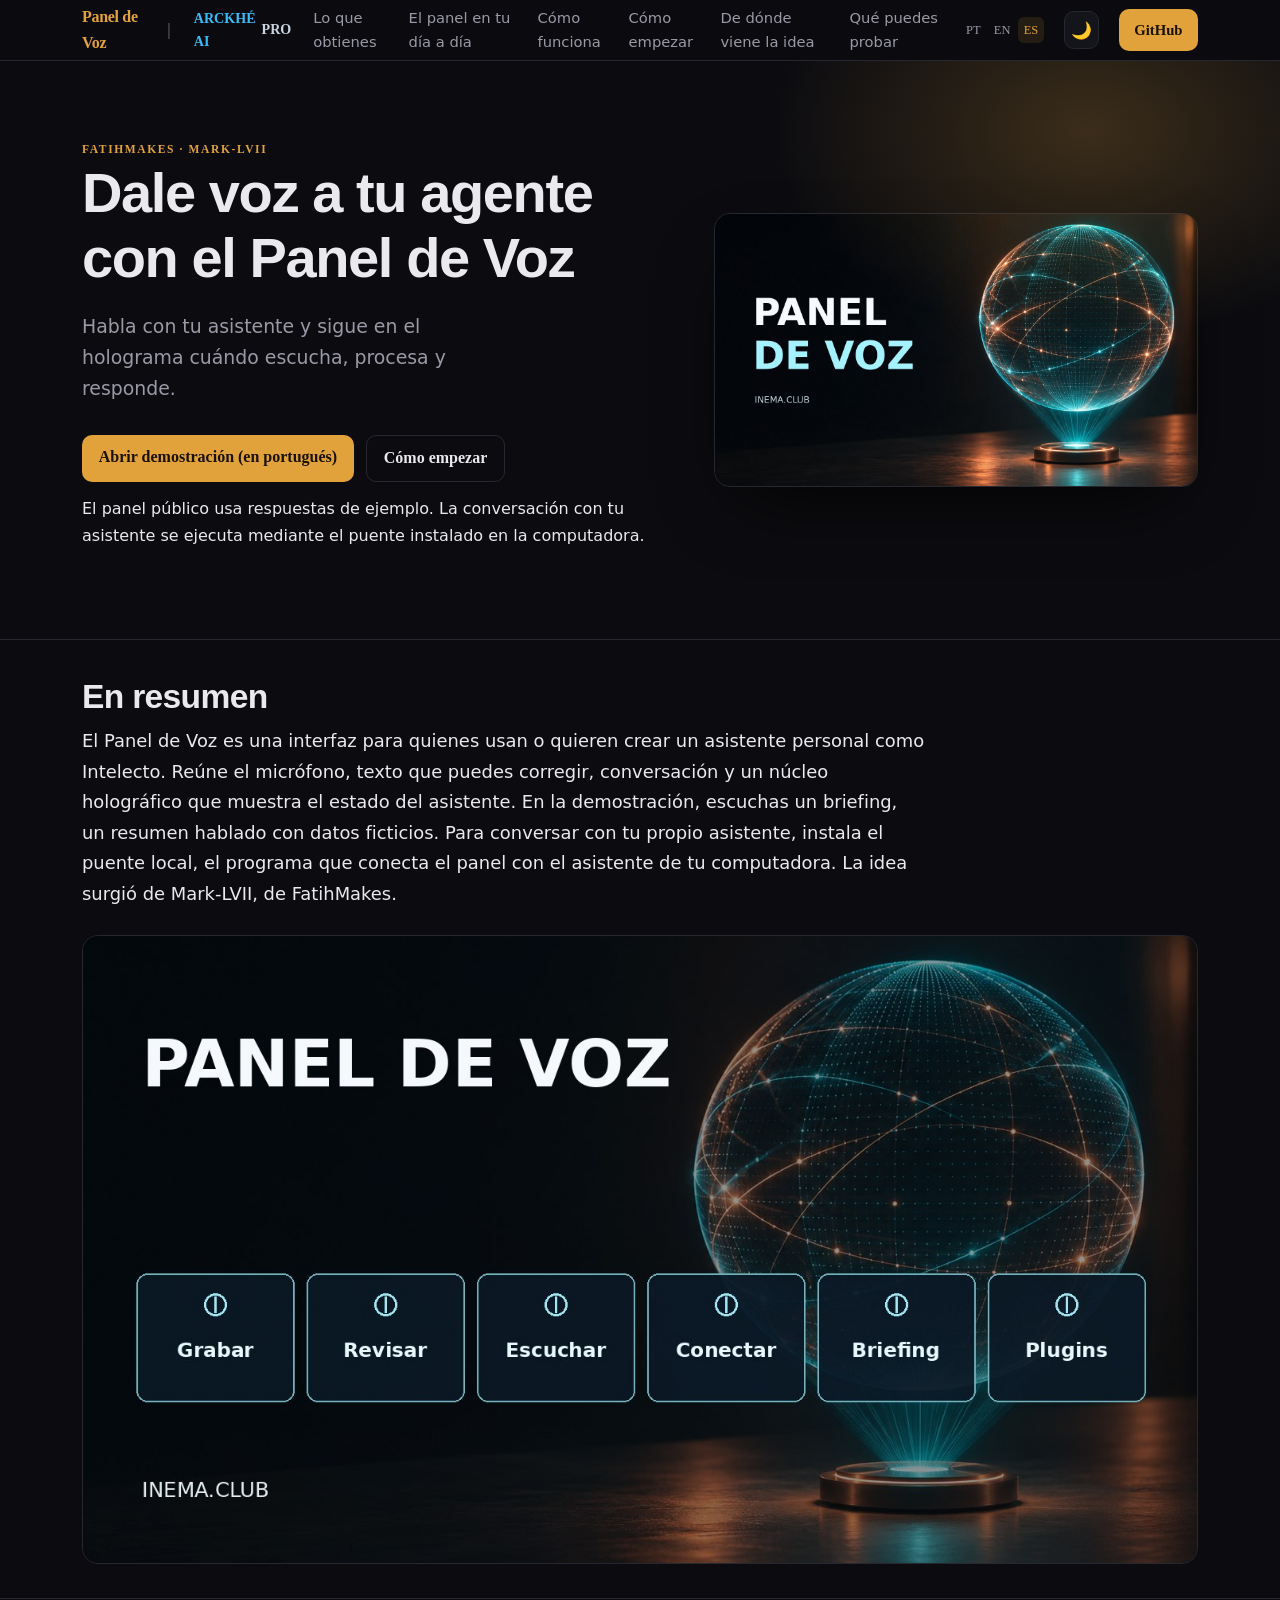
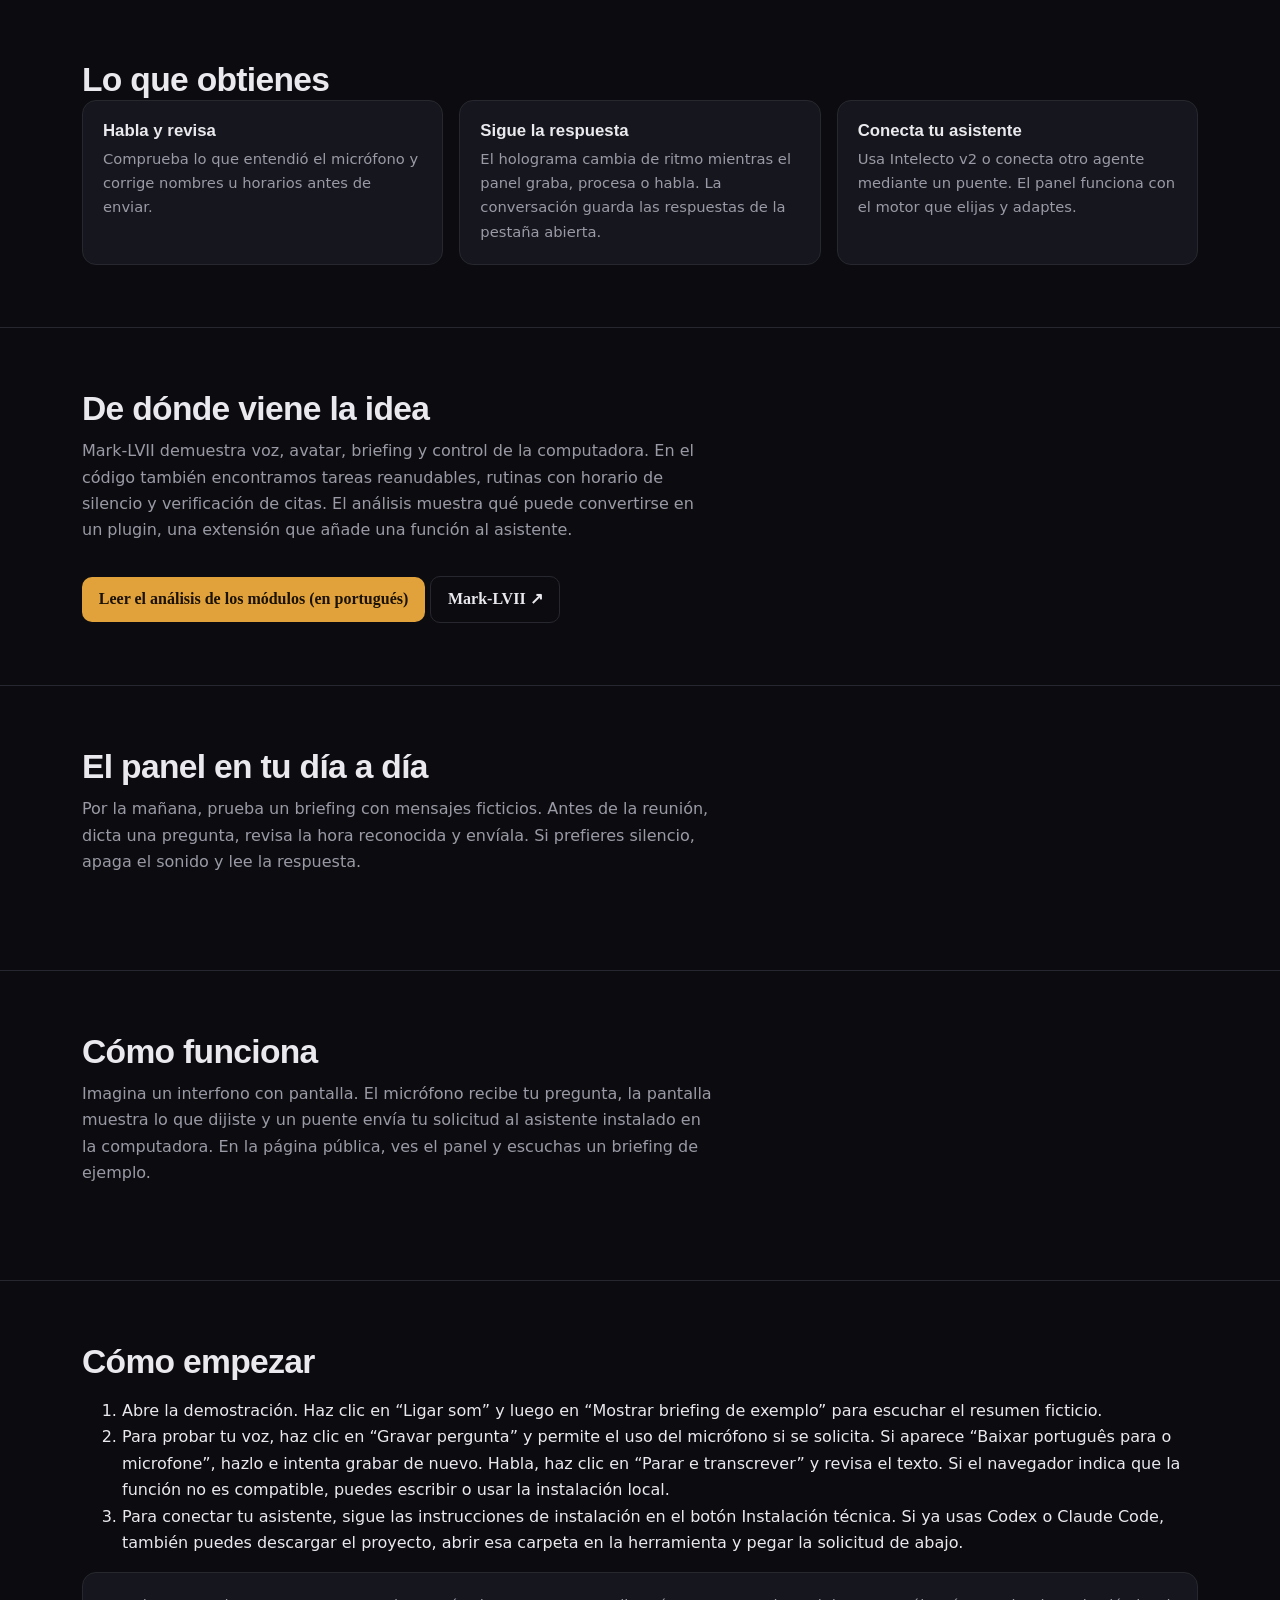
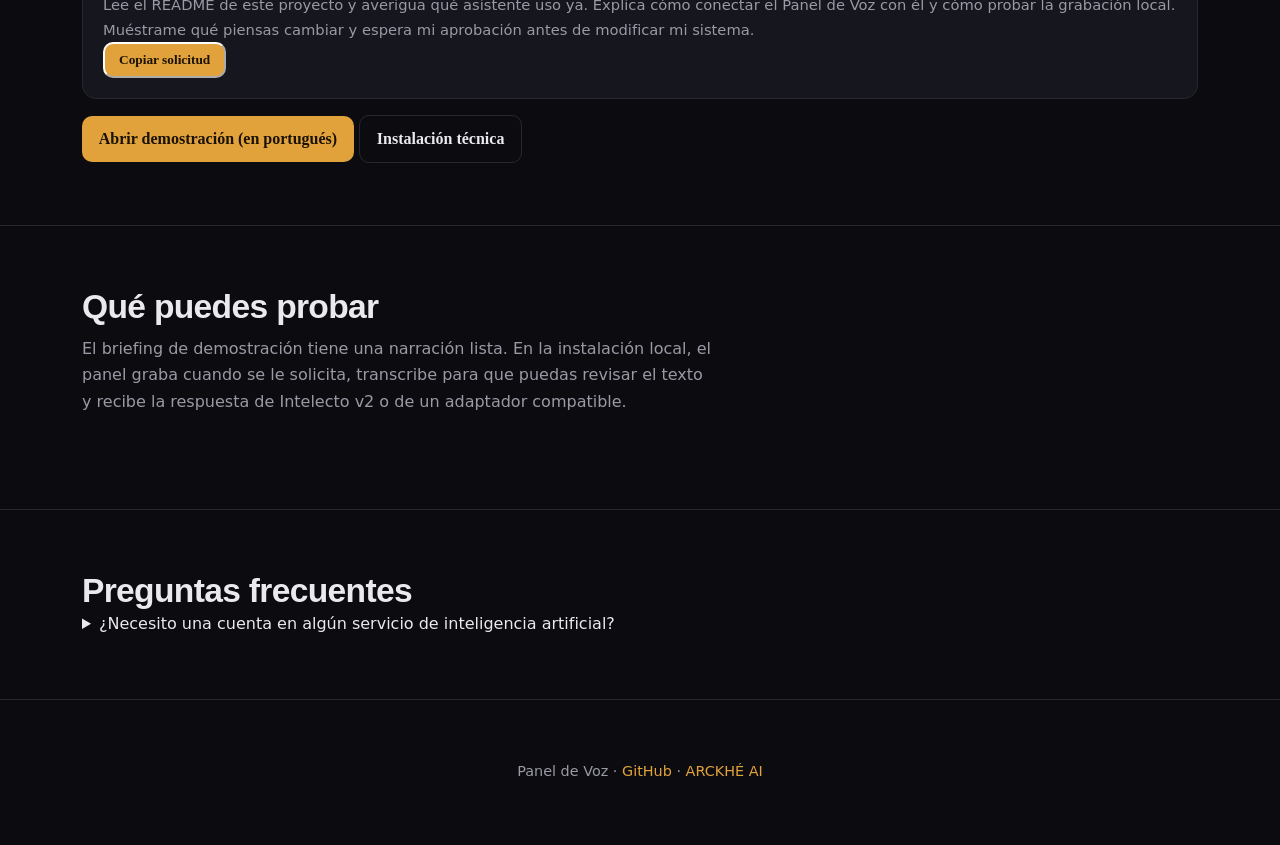
<file: guia/es/index.html>
<!doctype html>
<html lang="es">
<head>
<meta charset="utf-8">
<meta name="viewport" content="width=device-width,initial-scale=1">
<title>Dale voz a tu agente con el Panel de Voz · ARCKHÉ</title>
<meta name="description" content="Habla con tu asistente y sigue en el holograma cuándo escucha, procesa y responde.">
<link rel="canonical" href="https://linnoff88-dev.github.io/arckhe-/guia/es/">
<link rel="alternate" hreflang="pt-BR" href="https://linnoff88-dev.github.io/arckhe-/guia/">
<link rel="alternate" hreflang="en" href="https://linnoff88-dev.github.io/arckhe-/guia/en/">
<link rel="alternate" hreflang="es" href="https://linnoff88-dev.github.io/arckhe-/guia/es/">
<meta property="og:title" content="Dale voz a tu agente con el Panel de Voz">
<meta property="og:description" content="Habla con tu asistente y sigue en el holograma cuándo escucha, procesa y responde.">
<meta property="og:image" content="https://linnoff88-dev.github.io/arckhe-/guia/assets/banner-es.jpg">
<style>
  :root{
    --bg:#0c0c10; --bg2:#14141b; --card:#16161e; --line:#272730;
    --txt:#e9e9ee; --mut:#9a9aa6; --amb:#E2A23B; --amb2:#f0c070; --sky:#38bdf8; --pro:#cbd5e1;
    color-scheme:dark;
  }
  body.light{
    --bg:#f6f7f9; --bg2:#eceef2; --card:#ffffff; --line:#e1e3ea;
    --txt:#1a1a22; --mut:#5b5b68; --amb:#b9791d; --amb2:#a16207; --sky:#0369a1; --pro:#b45309;
    color-scheme:light;
  }
  body.light .hero .glow{opacity:.5}
  body.light pre{background:#0e0e14;color:#d6d6e0}
  body.light pre .c{color:#8a8a98}
  *{box-sizing:border-box}
  html{scroll-behavior:smooth}
  body{margin:0;background:var(--bg);color:var(--txt);font:16px/1.65 Inter,system-ui,sans-serif;-webkit-font-smoothing:antialiased}
  h1,h2,h3{font-family:Sora,sans-serif;line-height:1.15;margin:0}
  a{color:var(--amb);text-decoration:none}
  code,pre{font-family:"JetBrains Mono",monospace}
  .wrap{max-width:1160px;margin:0 auto;padding:0 22px}
  .mut{color:var(--mut)} .amb{color:var(--amb)}
  .chip{display:inline-block;font-size:.72rem;letter-spacing:.14em;text-transform:uppercase;color:var(--amb);font-weight:600;font-family:Sora}
  nav{position:sticky;top:0;z-index:30;backdrop-filter:blur(12px);background:rgba(12,12,16,.78);border-bottom:1px solid var(--line)}
  nav .wrap{display:flex;align-items:center;gap:22px;height:60px}
  nav .brand{display:flex;align-items:center;gap:8px;font-family:Sora;font-weight:800;letter-spacing:-.02em;color:var(--amb)}
  nav .brand .emoji{font-size:1.25rem}
  nav .sep{color:var(--mut);opacity:.45}
  nav .ARCKHÉ{color:var(--sky);font-weight:600;font-size:.88rem;font-family:Sora}
  nav .ARCKHÉ:hover{filter:brightness(1.15)}
  nav .pro{color:var(--pro);font-weight:600;font-size:.88rem;font-family:Sora}
  nav .pro:hover{filter:brightness(1.15)}
  nav .clubpro{display:inline-flex;align-items:center;gap:6px}
  nav .links{margin-left:auto;display:flex;align-items:center;gap:20px;font-size:.92rem}
  nav .links a.sec{color:var(--mut)} nav .links a.sec:hover{color:var(--txt)}
  .lang{display:inline-flex;gap:2px;font-family:Sora;font-size:.78rem}
  .lang a{color:var(--mut);padding:.2em .45em;border-radius:6px} .lang a.on{color:var(--amb);background:rgba(226,162,59,.12)}
  .tgl{background:var(--bg2);border:1px solid var(--line);color:var(--txt);width:38px;height:38px;border-radius:10px;cursor:pointer;display:inline-flex;align-items:center;justify-content:center;font-size:1.05rem}
  .tgl:hover{border-color:var(--amb)}
  .btn{display:inline-block;background:var(--amb);color:#1a1206;font-weight:600;padding:.6em 1.05em;border-radius:10px;font-family:Sora}
  .btn.ghost{background:transparent;color:var(--txt);border:1px solid var(--line)}
  @media(max-width:760px){nav .links a.sec{display:none}}
  @media(max-width:520px){nav .wrap{gap:8px;padding:8px 14px;height:auto;flex-wrap:wrap} nav .links{gap:8px;margin-left:0;width:100%;justify-content:space-between} nav .btn{padding:.45em .7em;font-size:.82rem} .tgl{width:34px;height:34px}}
  .hero{position:relative;overflow:hidden;border-bottom:1px solid var(--line)}
  .hero .glow{position:absolute;inset:-40% -20% auto auto;width:70%;height:600px;background:radial-gradient(closest-side,rgba(226,162,59,.22),transparent 70%);pointer-events:none}
  .hero .wrap{display:grid;grid-template-columns:1.1fr .9fr;gap:40px;align-items:center;padding:74px 22px}
  .hero h1{font-size:clamp(2.2rem,5vw,3.5rem);font-weight:800;letter-spacing:-.025em}
  .hero p.lead{font-size:1.18rem;color:var(--mut);margin:1.1em 0 1.6em;max-width:34ch}
  .hero .cta{display:flex;gap:12px;flex-wrap:wrap}
  .hero figure{margin:0;border-radius:16px;overflow:hidden;border:1px solid var(--line);box-shadow:0 30px 80px -30px #000}
  .hero figure img{width:100%;height:auto;display:block}
  .resumo{padding:38px 0 34px;border-bottom:1px solid var(--line)}
  .resumo p{font-size:1.12rem;line-height:1.7;max-width:74ch;margin:.55em 0 0}
  @media(max-width:780px){.hero .wrap{grid-template-columns:1fr;padding:48px 22px}}
  section{padding:62px 0;border-bottom:1px solid var(--line)}
  section h2{font-size:clamp(1.5rem,3.4vw,2.1rem);font-weight:800;letter-spacing:-.02em}
  section .sub{color:var(--mut);margin:.6em 0 2em;max-width:62ch}
  .grid{display:grid;gap:16px}
  .g3{grid-template-columns:repeat(3,1fr)} .g4{grid-template-columns:repeat(4,1fr)} .g2{grid-template-columns:repeat(2,1fr)}
  @media(max-width:820px){.g3,.g4{grid-template-columns:1fr 1fr}}
  @media(max-width:540px){.g2,.g3,.g4{grid-template-columns:1fr}}
  .card{background:var(--card);border:1px solid var(--line);border-radius:14px;padding:20px}
  .card h3{font-size:1.05rem;margin-bottom:.4em}
  .card p{color:var(--mut);font-size:.92rem;margin:0}
  .num{display:inline-flex;width:30px;height:30px;align-items:center;justify-content:center;border-radius:8px;background:rgba(226,162,59,.14);color:var(--amb);font-family:Sora;font-weight:800;font-size:.9rem;margin-bottom:.7em}
  .flow{display:flex;flex-wrap:wrap;gap:8px;align-items:center;margin-top:10px}
  .flow span{background:var(--bg2);border:1px solid var(--line);border-radius:999px;padding:.45em .9em;font-size:.85rem;font-family:Sora;font-weight:600}
  .flow .arr{color:var(--amb);border:none;background:none;padding:0 .1em}
  pre{background:#0a0a0e;border:1px solid var(--line);border-radius:12px;padding:16px 18px;overflow:auto;font-size:.86rem;line-height:1.6;color:#d6d6e0}
  pre .c{color:#6f6f7c} pre .k{color:var(--amb2)} pre .s{color:#9ece6a}
  .step{display:grid;grid-template-columns:46px minmax(0,1fr);gap:16px;margin-bottom:26px}
  .step>div,.card{min-width:0}
  p code,li code,td code{overflow-wrap:anywhere}
  .step .b{width:46px;height:46px;border-radius:12px;background:var(--amb);color:#1a1206;font-family:Sora;font-weight:800;font-size:1.25rem;display:flex;align-items:center;justify-content:center}
  .step h3{font-size:1.12rem;margin-bottom:.3em}
  .step p{color:var(--mut);margin:.2em 0 .7em}
  .ex{display:grid;grid-template-columns:1fr 1fr;gap:18px}
  @media(max-width:680px){.ex{grid-template-columns:1fr}}
  .ex figure{margin:0;border-radius:14px;overflow:hidden;border:1px solid var(--line)}
  .ex figure img{width:100%;height:auto;display:block}
  .ex figcaption{padding:12px 14px;font-size:.88rem;color:var(--mut);background:var(--card)}
  .phase{display:flex;gap:14px;padding:16px 0;border-bottom:1px solid var(--line)}
  .phase:last-child{border:none}
  .phase .tag{flex:0 0 92px;font-family:Sora;font-weight:800;color:var(--amb)}
  .phase .d strong{display:block;margin-bottom:.2em}
  .phase .d span{color:var(--mut);font-size:.92rem}
  footer{padding:46px 0;text-align:center;color:var(--mut);font-size:.9rem}
  .pill{display:inline-block;border:1px solid var(--line);border-radius:999px;padding:.3em .8em;font-size:.78rem;color:var(--mut);margin:0 4px}
</style>
</head>
<body>
<nav><div class="wrap">
<a class="brand" href="#top">Panel de Voz</a>
<span class="sep">|</span>
<span class="clubpro"><a class="ARCKHÉ" href="https://ARCKHÉ AI">ARCKHÉ AI</a> <a class="pro" href="https://ARCKHÉ.pro">PRO</a></span>
<div class="links"><a class="sec" href="#explicado">Lo que obtienes</a><a class="sec" href="#dia">El panel en tu día a día</a><a class="sec" href="#como">Cómo funciona</a><a class="sec" href="#comecar">Cómo empezar</a><a class="sec" href="#base">De dónde viene la idea</a><a class="sec" href="#prova">Qué puedes probar</a><span class="lang"><a href="../">PT</a><a href="../en/">EN</a><a class=on aria-current=page href="./">ES</a></span>
<button class="tgl" id="themeToggle" aria-label="Cambiar tema" title="Cambiar tema">🌙</button>
<a class="btn" href="https://github.com/linnoff88-dev/painel-de-voz">GitHub</a></div>
</div></nav>
<header class="hero" id="top"><div class="glow"></div><div class="wrap">
<div><a class="chip" href="https://github.com/FatihMakes/Mark-LVII">FatihMakes · Mark-LVII</a><h1>Dale voz a tu agente con el Panel de Voz</h1>
<p class="lead">Habla con tu asistente y sigue en el holograma cuándo escucha, procesa y responde.</p>
<div class="cta"><a class="btn" href="../../app/">Abrir demostración (en portugués)</a><a class="btn ghost" href="#comecar">Cómo empezar</a></div><p class="sub" style="margin-top:14px">El panel público usa respuestas de ejemplo. La conversación con tu asistente se ejecuta mediante el puente instalado en la computadora.</p></div>
<figure><img src="../assets/banner-es.jpg" alt="Panel de Voz"></figure></div></header>
<main>
<section id="resumo" class="resumo"><div class="wrap"><h2>En resumen</h2><p>El Panel de Voz es una interfaz para quienes usan o quieren crear un asistente personal como Intelecto. Reúne el micrófono, texto que puedes corregir, conversación y un núcleo holográfico que muestra el estado del asistente. En la demostración, escuchas un briefing, un resumen hablado con datos ficticios. Para conversar con tu propio asistente, instala el puente local, el programa que conecta el panel con el asistente de tu computadora. La idea surgió de Mark-LVII, de FatihMakes.</p>
<figure style="margin:26px 0 0;border:1px solid var(--line);border-radius:16px;overflow:hidden"><img src="../assets/banner-grade-es.jpg" alt="Panel de Voz · Lo que obtienes" loading="lazy" style="width:100%;display:block"></figure>
</div></section>
<section id="explicado"><div class="wrap"><h2>Lo que obtienes</h2><div class="grid g3"><div class="card"><h3>Habla y revisa</h3><p>Comprueba lo que entendió el micrófono y corrige nombres u horarios antes de enviar.</p></div><div class="card"><h3>Sigue la respuesta</h3><p>El holograma cambia de ritmo mientras el panel graba, procesa o habla. La conversación guarda las respuestas de la pestaña abierta.</p></div><div class="card"><h3>Conecta tu asistente</h3><p>Usa Intelecto v2 o conecta otro agente mediante un puente. El panel funciona con el motor que elijas y adaptes.</p></div></div></div></section>
<section id="base"><div class="wrap"><h2>De dónde viene la idea</h2><p class="sub">Mark-LVII demuestra voz, avatar, briefing y control de la computadora. En el código también encontramos tareas reanudables, rutinas con horario de silencio y verificación de citas. El análisis muestra qué puede convertirse en un plugin, una extensión que añade una función al asistente.</p>
<div class="cta"><a class="btn" href="https://github.com/linnoff88-dev/painel-de-voz/blob/main/docs/ANALISE-MARK-LVII.md">Leer el análisis de los módulos (en portugués)</a> <a class="btn ghost" href="https://github.com/FatihMakes/Mark-LVII">Mark-LVII ↗</a></div></div></section>
<section id="dia"><div class="wrap"><h2>El panel en tu día a día</h2><p class="sub">Por la mañana, prueba un briefing con mensajes ficticios. Antes de la reunión, dicta una pregunta, revisa la hora reconocida y envíala. Si prefieres silencio, apaga el sonido y lee la respuesta.</p></div></section>
<!-- VIDEO: entra o explicavideo do projeto quando publicado -->
<section id="como"><div class="wrap"><h2>Cómo funciona</h2><p class="sub">Imagina un interfono con pantalla. El micrófono recibe tu pregunta, la pantalla muestra lo que dijiste y un puente envía tu solicitud al asistente instalado en la computadora. En la página pública, ves el panel y escuchas un briefing de ejemplo.</p></div></section>
<section id="comecar"><div class="wrap"><h2>Cómo empezar</h2>
<ol><li>Abre la demostración. Haz clic en “Ligar som” y luego en “Mostrar briefing de exemplo” para escuchar el resumen ficticio.</li><li>Para probar tu voz, haz clic en “Gravar pergunta” y permite el uso del micrófono si se solicita. Si aparece “Baixar português para o microfone”, hazlo e intenta grabar de nuevo. Habla, haz clic en “Parar e transcrever” y revisa el texto. Si el navegador indica que la función no es compatible, puedes escribir o usar la instalación local.</li><li>Para conectar tu asistente, sigue las instrucciones de instalación en el botón Instalación técnica. Si ya usas Codex o Claude Code, también puedes descargar el proyecto, abrir esa carpeta en la herramienta y pegar la solicitud de abajo.</li></ol>
<div class="card"><p id="prompt">Lee el README de este proyecto y averigua qué asistente uso ya. Explica cómo conectar el Panel de Voz con él y cómo probar la grabación local. Muéstrame qué piensas cambiar y espera mi aprobación antes de modificar mi sistema.</p><button class="btn" id="copy" data-done="Solicitud copiada">Copiar solicitud</button></div>
<div class="cta" style="margin-top:16px"><a class="btn" href="../../app/">Abrir demostración (en portugués)</a> <a class="btn ghost" href="https://github.com/linnoff88-dev/painel-de-voz/blob/main/README.es.md">Instalación técnica</a></div>
</div></section>
<section id="prova"><div class="wrap"><h2>Qué puedes probar</h2><p class="sub">El briefing de demostración tiene una narración lista. En la instalación local, el panel graba cuando se le solicita, transcribe para que puedas revisar el texto y recibe la respuesta de Intelecto v2 o de un adaptador compatible.</p></div></section>
<section id="faq"><div class="wrap"><h2>Preguntas frecuentes</h2><details><summary>¿Necesito una cuenta en algún servicio de inteligencia artificial?</summary><p>La demostración funciona sin cuenta. Para conversar con tu agente, instala el puente y elige qué programa generará las respuestas en tu computadora.</p></details></div></section>
</main>
<footer><div class="wrap"><p>Panel de Voz · <a href="https://github.com/linnoff88-dev/painel-de-voz">GitHub</a> · <a href="https://ARCKHÉ AI">ARCKHÉ AI</a></p></div></footer>
<script>
const themeButton = document.querySelector('#themeToggle');
function updateTheme(light) {
  document.body.classList.toggle('light',light);
  themeButton.textContent = light ? '☀️' : '🌙';
  themeButton.setAttribute('aria-pressed',String(light));
}
updateTheme(localStorage.getItem('painel-de-voz-theme') === 'light');
themeButton.addEventListener('click', () => {
  const light = !document.body.classList.contains('light');
  updateTheme(light);
  localStorage.setItem('painel-de-voz-theme', light ? 'light' : 'dark');
});
const copyButton = document.querySelector('#copy');
copyButton.addEventListener('click', async () => {
  const prompt = document.querySelector('#prompt');
  try {
    await navigator.clipboard.writeText(prompt.textContent);
    copyButton.textContent = copyButton.dataset.done;
  } catch {
    const range = document.createRange();
    range.selectNodeContents(prompt);
    getSelection().removeAllRanges();
    getSelection().addRange(range);
  }
});
</script>
</body></html>
</file>
<file: app/style.css>
:root{color-scheme:dark;--bg:#0a1119;--deep:#0d1720;--line:#263847;--text:#ecf6fa;--dim:#9fb3bf;--signal:#8ee9f6;--accent:#c5f8ff;font:16px/1.5 system-ui,sans-serif}
*{box-sizing:border-box}
body{margin:0;background:var(--bg);color:var(--text)}
a{color:inherit;text-underline-offset:.27em}
a,button,textarea{-webkit-tap-highlight-color:transparent}
:focus-visible{outline:2px solid var(--accent);outline-offset:4px}
.top{display:flex;align-items:center;justify-content:space-between;gap:12px;padding:20px clamp(16px,5vw,64px);min-height:72px;border-bottom:1px solid var(--line);font-size:.88rem}
.brand{display:flex;align-items:center;gap:10px;text-decoration:none;font-weight:700}
.brand span{display:inline-block;width:13px;height:13px;transform:rotate(45deg);border:1px solid var(--signal)}
.brand small,.top>a:last-child{color:var(--dim)}
main{display:grid;grid-template-columns:minmax(0,1.6fr) minmax(300px,1fr);min-height:calc(100vh - 72px)}
.stage{min-height:620px;display:grid;grid-template-rows:auto minmax(245px,1fr) auto;position:relative;background:radial-gradient(ellipse at center,#153044 0%,#0b161f 62%);overflow:hidden}
.stage-top,.instrument{position:relative;z-index:1;padding:28px clamp(16px,4vw,52px)}
.stage-top{display:flex;align-items:flex-start;justify-content:space-between;gap:12px}
h1,h2,p{margin:0}h1{font-size:clamp(1.6rem,3vw,2.7rem);line-height:1.12;letter-spacing:-.035em}
#mode,#hint{color:var(--dim);font-size:.9rem;margin-top:8px}
canvas{width:100%;height:100%;min-height:0;display:block}
.instrument{text-align:center;padding-top:0}
.signal{display:inline-flex;align-items:center;gap:9px;color:var(--accent)}
.signal span{height:8px;width:8px;border-radius:50%;background:var(--signal)}
[data-state=error] .signal span{background:#ffc58f;box-shadow:none}
.actions{display:flex;justify-content:center;flex-wrap:wrap;gap:10px;margin-top:18px}
button{border:1px solid #446177;border-radius:6px;background:#142534;color:var(--text);padding:9px 13px;min-height:44px;font:inherit;font-size:.88rem;cursor:pointer}
button:hover{background:#203b51}
button:disabled{opacity:.6;cursor:wait}
button[aria-pressed=true]{border-color:var(--signal)}
#mic,#send{background:var(--accent);border-color:transparent;color:#10222a;font-weight:750}
#mic:hover,#send:hover{background:#fff}
.conversation{min-width:0;padding:28px clamp(16px,3.4vw,44px);background:var(--deep);border-left:1px solid var(--line);display:flex;flex-direction:column;gap:14px}
h2{font-size:1.2rem}
#log{border-top:1px solid var(--line);height:clamp(180px,50vh,480px);overflow:auto;padding:15px 4px 15px 0;scrollbar-color:#466273 transparent}
.empty{color:var(--dim)}
.message{border-bottom:1px solid var(--line);padding:12px 0;overflow-wrap:anywhere}
.message strong{display:block;font-size:.82rem;color:var(--signal);margin-bottom:4px}
.message[data-role=user] strong{color:#d9c9fc}
.message p{white-space:pre-wrap}
#example{align-self:flex-start}
form{margin-top:auto}
label{display:block;font-size:.86rem;color:var(--dim);margin-bottom:8px}
.composer{display:flex;align-items:stretch;gap:8px}
textarea{width:100%;min-width:0;resize:vertical;border:1px solid #446177;background:#0b1621;padding:9px 10px;border-radius:6px;color:inherit;font:inherit}
textarea::placeholder{color:#9fb3bf}
@media(max-width:760px){main{display:block}.stage{min-height:490px}.stage-top,.instrument,.conversation{padding:18px 16px}.conversation{border-left:0;border-top:1px solid var(--line)}#log{height:230px}}
@media(max-width:380px){.brand{gap:7px}.top{font-size:.78rem}}
</file>
